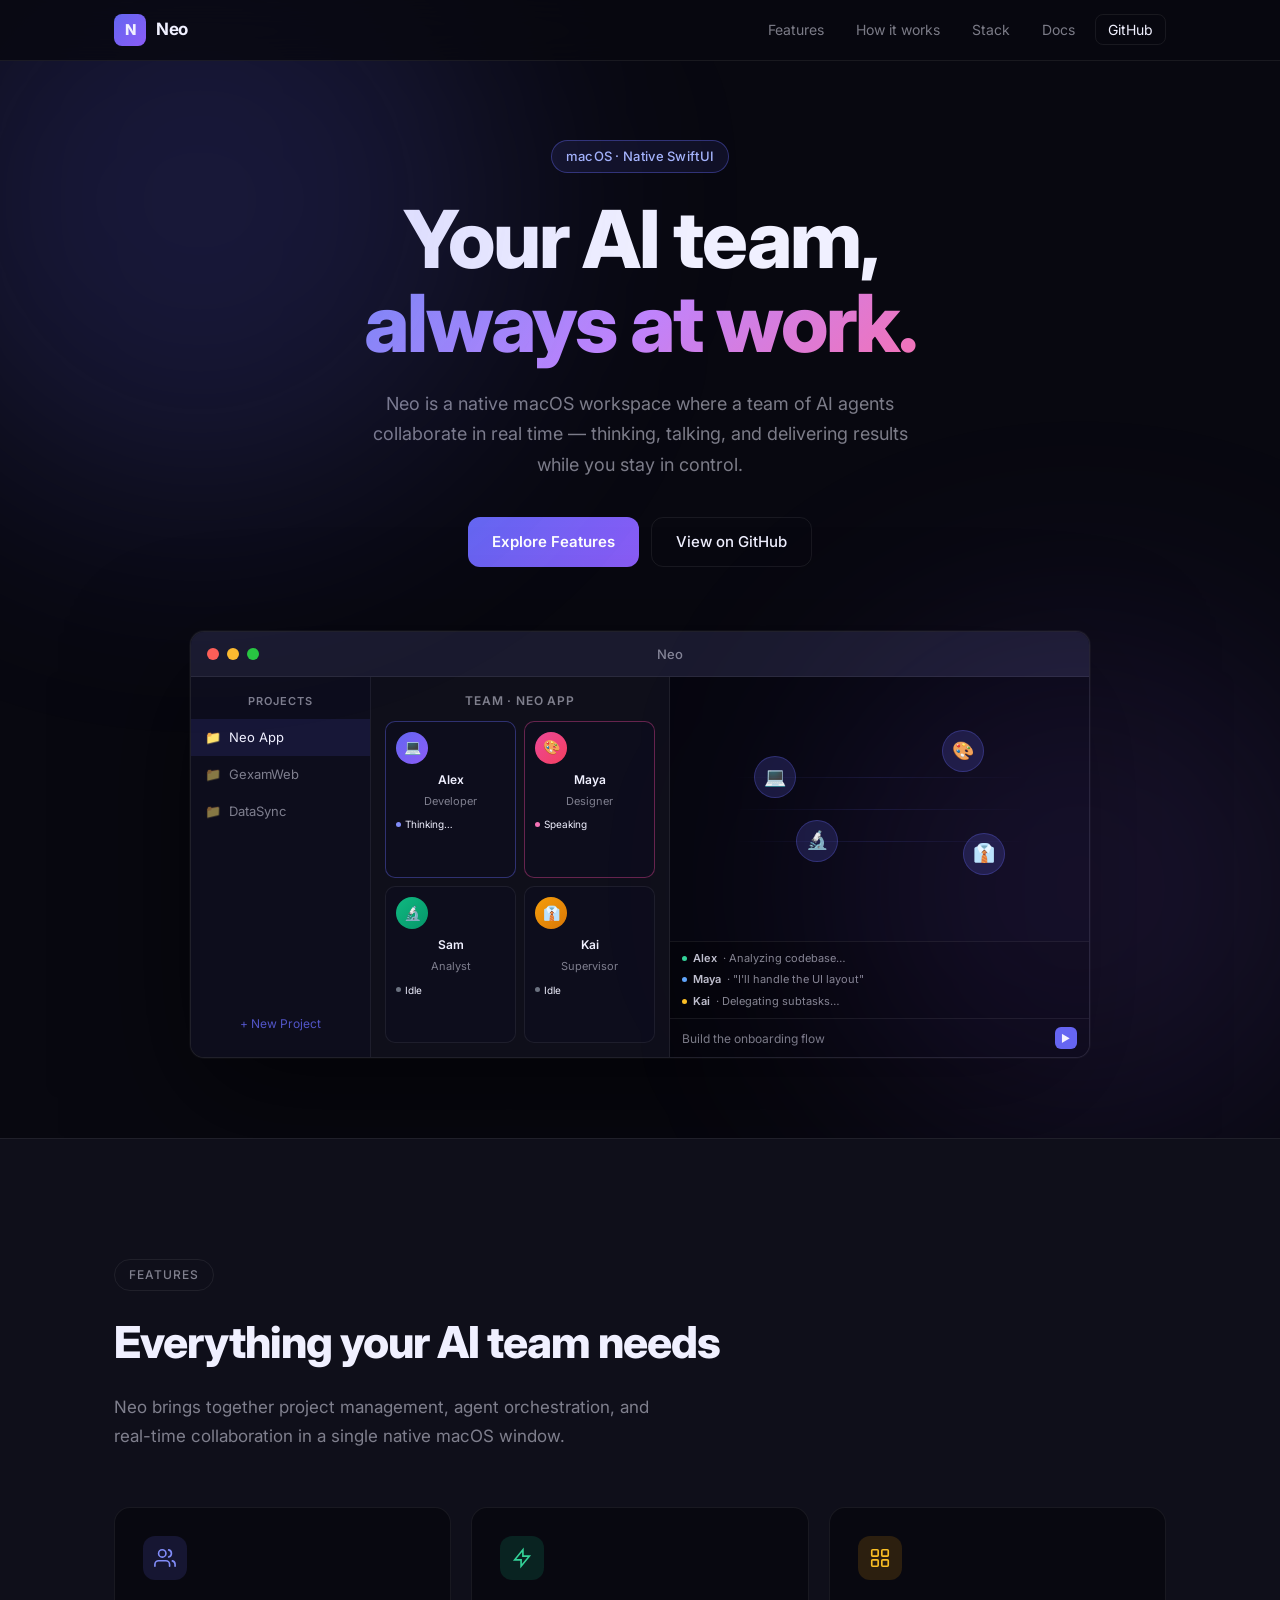
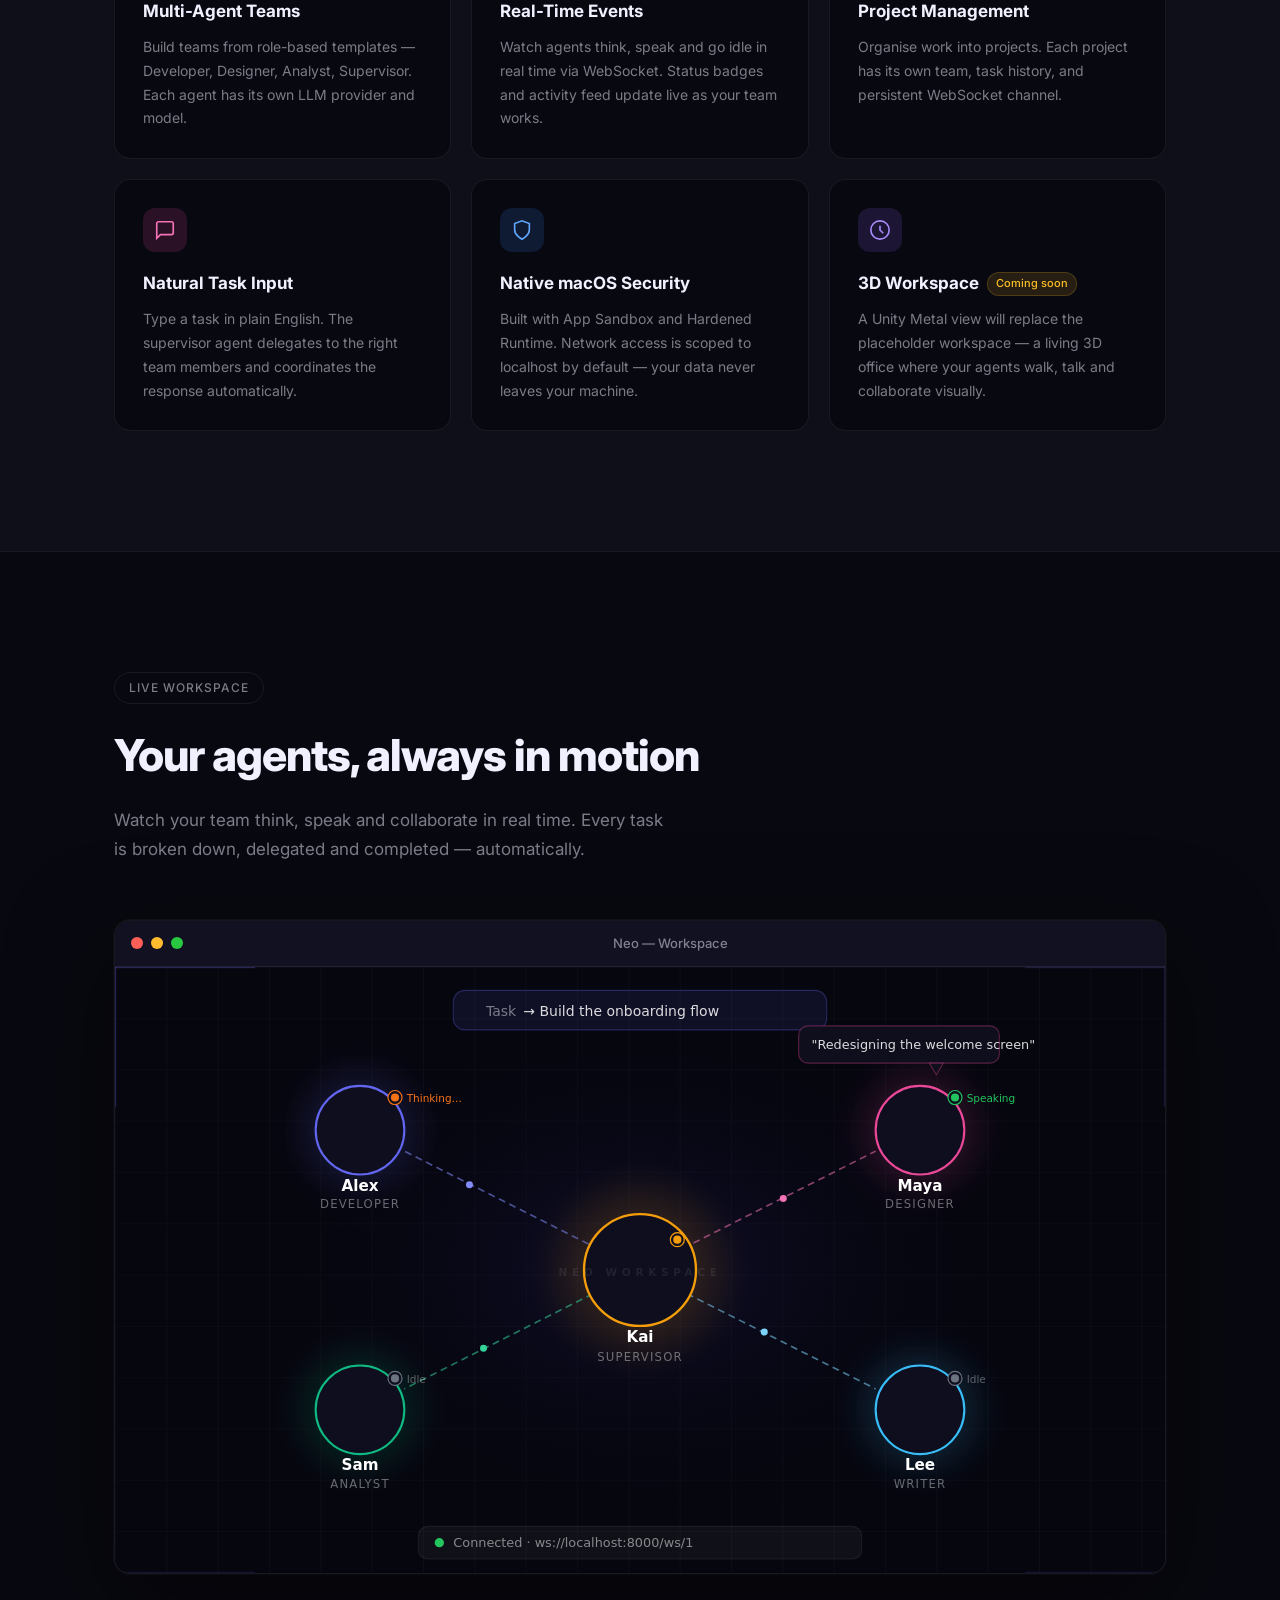
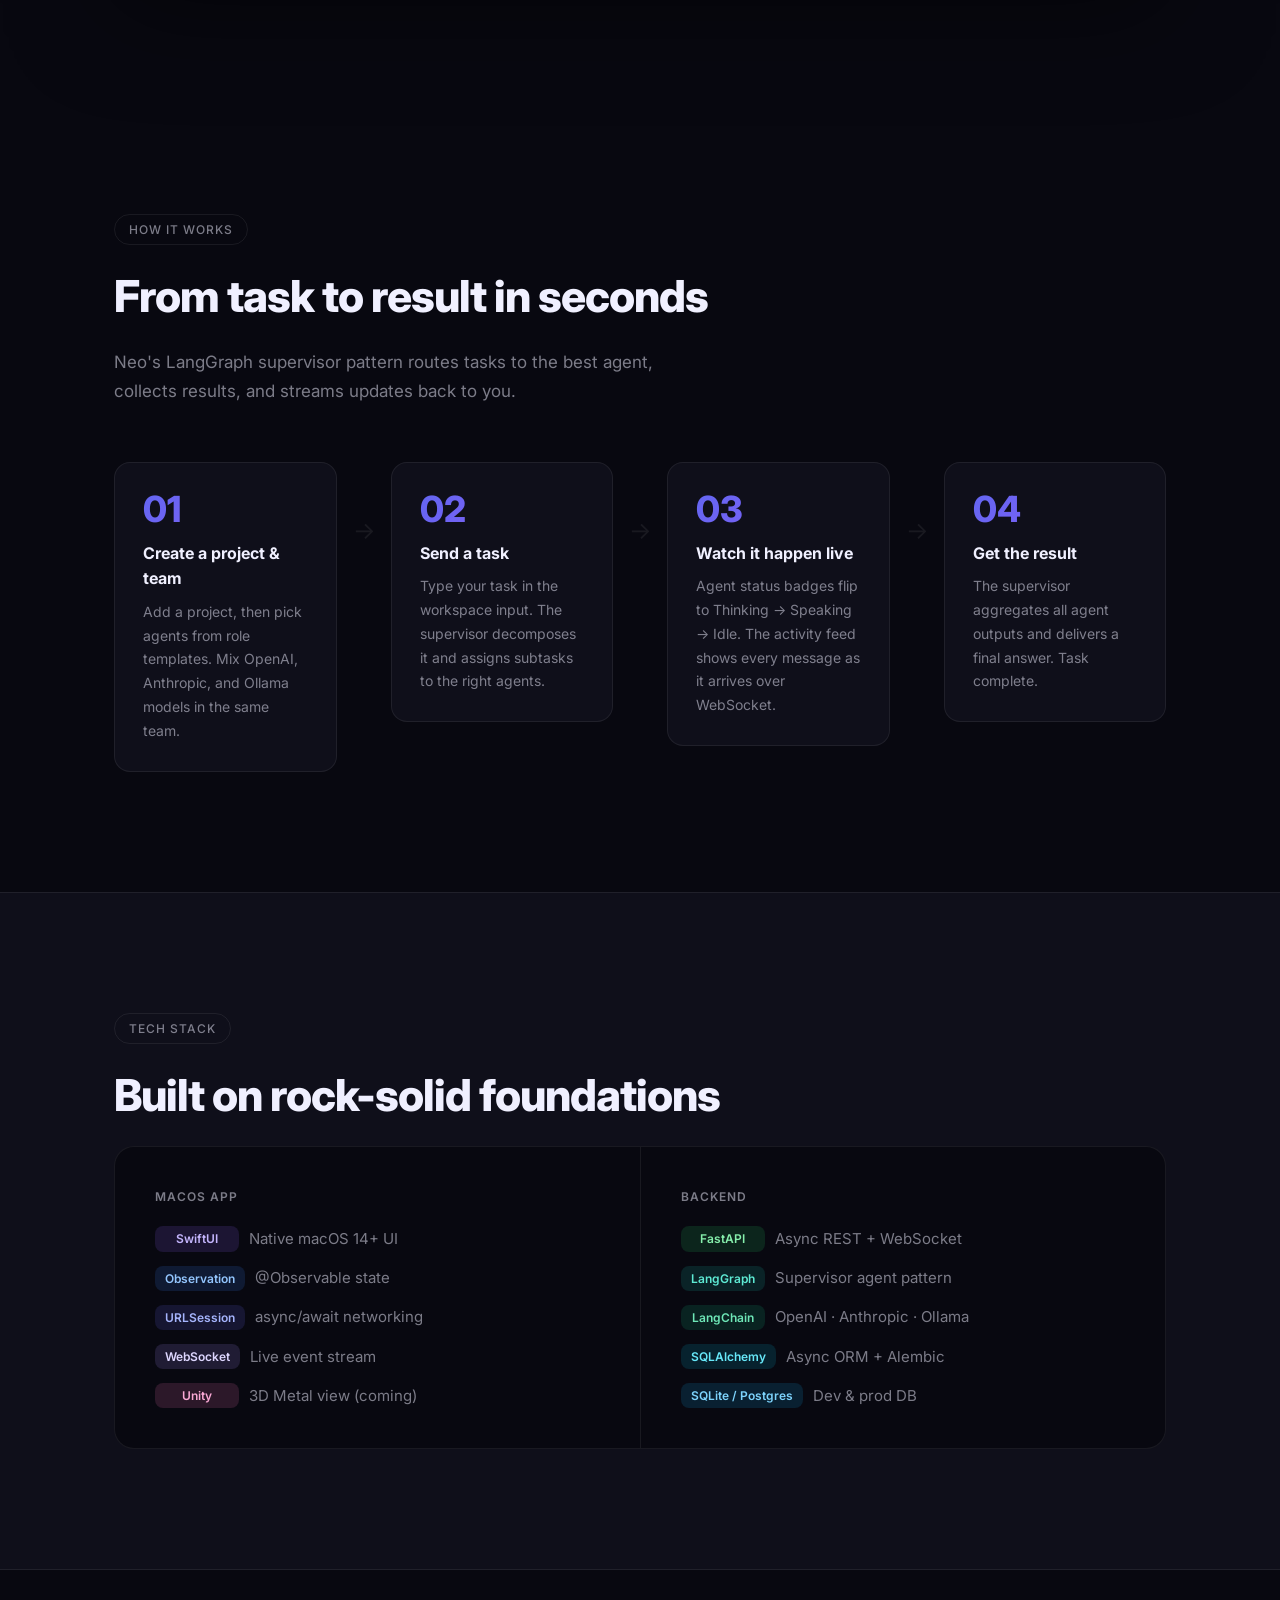
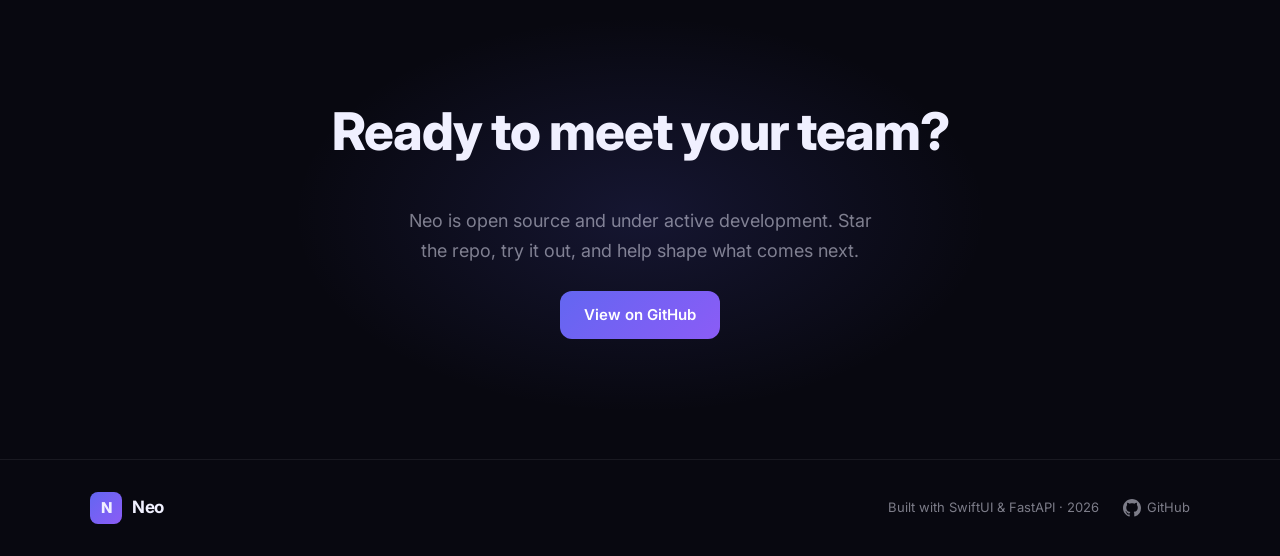
<file: index.html>
<!DOCTYPE html>
<html lang="en">
<head>
  <meta charset="UTF-8" />
  <meta name="viewport" content="width=device-width, initial-scale=1.0" />
  <title>Neo — AI Multi-Agent Workspace</title>
  <meta name="description" content="Neo is a native macOS app that puts a team of AI agents to work for you. Assign tasks, watch them think, and get results — in real time." />
  <link rel="preconnect" href="https://fonts.googleapis.com" />
  <link rel="preconnect" href="https://fonts.gstatic.com" crossorigin />
  <link href="https://fonts.googleapis.com/css2?family=Inter:wght@300;400;500;600;700;800&display=swap" rel="stylesheet" />
  <link rel="stylesheet" href="style.css" />
</head>
<body>

  <!-- NAV -->
  <nav>
    <div class="nav-inner">
      <div class="logo">
        <span class="logo-mark">N</span>
        <span class="logo-text">Neo</span>
      </div>
      <ul class="nav-links">
        <li><a href="#features">Features</a></li>
        <li><a href="#how-it-works">How it works</a></li>
        <li><a href="#stack">Stack</a></li>
        <li><a href="docs.html">Docs</a></li>
        <li><a href="https://github.com/ebegen/Neo-site" target="_blank" class="btn-ghost">GitHub</a></li>
      </ul>
    </div>
  </nav>

  <!-- HERO -->
  <section class="hero">
    <div class="hero-glow glow-1"></div>
    <div class="hero-glow glow-2"></div>
    <div class="hero-inner">
      <div class="badge">macOS · Native SwiftUI</div>
      <h1>Your AI team,<br /><span class="gradient-text">always at work.</span></h1>
      <p class="hero-sub">
        Neo is a native macOS workspace where a team of AI agents collaborate in real time —
        thinking, talking, and delivering results while you stay in control.
      </p>
      <div class="hero-cta">
        <a href="#features" class="btn-primary">Explore Features</a>
        <a href="https://github.com/ebegen/Neo-site" target="_blank" class="btn-outline">View on GitHub</a>
      </div>
      <!-- App Window Mockup -->
      <div class="window-mockup">
        <div class="window-chrome">
          <span class="dot red"></span>
          <span class="dot yellow"></span>
          <span class="dot green"></span>
          <span class="window-title">Neo</span>
        </div>
        <div class="window-body">
          <div class="sidebar">
            <div class="sidebar-title">Projects</div>
            <div class="sidebar-item active">
              <span class="folder-icon">📁</span> Neo App
            </div>
            <div class="sidebar-item">
              <span class="folder-icon">📁</span> GexamWeb
            </div>
            <div class="sidebar-item">
              <span class="folder-icon">📁</span> DataSync
            </div>
            <div class="sidebar-add">+ New Project</div>
          </div>
          <div class="team-panel">
            <div class="team-title">Team · Neo App</div>
            <div class="agent-grid">
              <div class="agent-card thinking">
                <div class="agent-avatar" style="background: linear-gradient(135deg,#6366f1,#8b5cf6)">💻</div>
                <div class="agent-name">Alex</div>
                <div class="agent-role">Developer</div>
                <div class="agent-status thinking-dot">Thinking…</div>
              </div>
              <div class="agent-card speaking">
                <div class="agent-avatar" style="background: linear-gradient(135deg,#ec4899,#f43f5e)">🎨</div>
                <div class="agent-name">Maya</div>
                <div class="agent-role">Designer</div>
                <div class="agent-status speaking-dot">Speaking</div>
              </div>
              <div class="agent-card">
                <div class="agent-avatar" style="background: linear-gradient(135deg,#10b981,#059669)">🔬</div>
                <div class="agent-name">Sam</div>
                <div class="agent-role">Analyst</div>
                <div class="agent-status idle-dot">Idle</div>
              </div>
              <div class="agent-card">
                <div class="agent-avatar" style="background: linear-gradient(135deg,#f59e0b,#d97706)">👔</div>
                <div class="agent-name">Kai</div>
                <div class="agent-role">Supervisor</div>
                <div class="agent-status idle-dot">Idle</div>
              </div>
            </div>
          </div>
          <div class="workspace-panel">
            <div class="workspace-bg">
              <div class="ws-avatar ws-a1">💻</div>
              <div class="ws-avatar ws-a2">🎨</div>
              <div class="ws-avatar ws-a3">🔬</div>
              <div class="ws-avatar ws-a4">👔</div>
              <div class="ws-lines">
                <div class="ws-line"></div>
                <div class="ws-line"></div>
                <div class="ws-line"></div>
              </div>
            </div>
            <div class="workspace-feed">
              <div class="feed-item"><span class="feed-dot green"></span><span class="feed-agent">Alex</span> · Analyzing codebase…</div>
              <div class="feed-item"><span class="feed-dot blue"></span><span class="feed-agent">Maya</span> · "I'll handle the UI layout"</div>
              <div class="feed-item"><span class="feed-dot orange"></span><span class="feed-agent">Kai</span> · Delegating subtasks…</div>
            </div>
            <div class="workspace-input">
              <span>Build the onboarding flow</span>
              <span class="send-icon">▶</span>
            </div>
          </div>
        </div>
      </div>
    </div>
  </section>

  <!-- FEATURES -->
  <section class="features" id="features">
    <div class="section-inner">
      <div class="section-badge">Features</div>
      <h2>Everything your AI team needs</h2>
      <p class="section-sub">Neo brings together project management, agent orchestration, and real-time collaboration in a single native macOS window.</p>
      <div class="features-grid">

        <div class="feature-card">
          <div class="feature-icon" style="background:rgba(99,102,241,.15);color:#818cf8">
            <svg width="22" height="22" fill="none" viewBox="0 0 24 24"><path stroke="currentColor" stroke-width="1.8" stroke-linecap="round" d="M17 21v-2a4 4 0 0 0-4-4H5a4 4 0 0 0-4 4v2M9 11a4 4 0 1 0 0-8 4 4 0 0 0 0 8ZM23 21v-2a4 4 0 0 0-3-3.87M16 3.13a4 4 0 0 1 0 7.75"/></svg>
          </div>
          <h3>Multi-Agent Teams</h3>
          <p>Build teams from role-based templates — Developer, Designer, Analyst, Supervisor. Each agent has its own LLM provider and model.</p>
        </div>

        <div class="feature-card">
          <div class="feature-icon" style="background:rgba(16,185,129,.15);color:#34d399">
            <svg width="22" height="22" fill="none" viewBox="0 0 24 24"><path stroke="currentColor" stroke-width="1.8" stroke-linecap="round" d="M13 10V3L4 14h7v7l9-11h-7z"/></svg>
          </div>
          <h3>Real-Time Events</h3>
          <p>Watch agents think, speak and go idle in real time via WebSocket. Status badges and activity feed update live as your team works.</p>
        </div>

        <div class="feature-card">
          <div class="feature-icon" style="background:rgba(245,158,11,.15);color:#fbbf24">
            <svg width="22" height="22" fill="none" viewBox="0 0 24 24"><rect x="3" y="3" width="7" height="7" rx="1" stroke="currentColor" stroke-width="1.8"/><rect x="14" y="3" width="7" height="7" rx="1" stroke="currentColor" stroke-width="1.8"/><rect x="3" y="14" width="7" height="7" rx="1" stroke="currentColor" stroke-width="1.8"/><rect x="14" y="14" width="7" height="7" rx="1" stroke="currentColor" stroke-width="1.8"/></svg>
          </div>
          <h3>Project Management</h3>
          <p>Organise work into projects. Each project has its own team, task history, and persistent WebSocket channel.</p>
        </div>

        <div class="feature-card">
          <div class="feature-icon" style="background:rgba(236,72,153,.15);color:#f472b6">
            <svg width="22" height="22" fill="none" viewBox="0 0 24 24"><path stroke="currentColor" stroke-width="1.8" stroke-linecap="round" d="M21 15a2 2 0 0 1-2 2H7l-4 4V5a2 2 0 0 1 2-2h14a2 2 0 0 1 2 2z"/></svg>
          </div>
          <h3>Natural Task Input</h3>
          <p>Type a task in plain English. The supervisor agent delegates to the right team members and coordinates the response automatically.</p>
        </div>

        <div class="feature-card">
          <div class="feature-icon" style="background:rgba(59,130,246,.15);color:#60a5fa">
            <svg width="22" height="22" fill="none" viewBox="0 0 24 24"><path stroke="currentColor" stroke-width="1.8" stroke-linecap="round" d="M12 22s8-4 8-10V5l-8-3-8 3v7c0 6 8 10 8 10z"/></svg>
          </div>
          <h3>Native macOS Security</h3>
          <p>Built with App Sandbox and Hardened Runtime. Network access is scoped to localhost by default — your data never leaves your machine.</p>
        </div>

        <div class="feature-card">
          <div class="feature-icon" style="background:rgba(139,92,246,.15);color:#a78bfa">
            <svg width="22" height="22" fill="none" viewBox="0 0 24 24"><circle cx="12" cy="12" r="10" stroke="currentColor" stroke-width="1.8"/><path stroke="currentColor" stroke-width="1.8" stroke-linecap="round" d="M12 8v4l3 3"/></svg>
          </div>
          <h3>3D Workspace <span class="coming-soon">Coming soon</span></h3>
          <p>A Unity Metal view will replace the placeholder workspace — a living 3D office where your agents walk, talk and collaborate visually.</p>
        </div>

      </div>
    </div>
  </section>

  <!-- WORKSPACE PREVIEW -->
  <section class="preview-section">
    <div class="section-inner">
      <div class="section-badge">Live Workspace</div>
      <h2>Your agents, always in motion</h2>
      <p class="section-sub">Watch your team think, speak and collaborate in real time. Every task is broken down, delegated and completed — automatically.</p>
      <div class="preview-frame">
        <div class="preview-chrome">
          <span class="dot red"></span>
          <span class="dot yellow"></span>
          <span class="dot green"></span>
          <span class="preview-title">Neo — Workspace</span>
        </div>
        <div class="preview-body">
          <img src="office.svg" alt="Neo multi-agent workspace" class="office-svg"/>
        </div>
      </div>
    </div>
  </section>

  <!-- HOW IT WORKS -->
  <section class="how-it-works" id="how-it-works">
    <div class="section-inner">
      <div class="section-badge">How it works</div>
      <h2>From task to result in seconds</h2>
      <p class="section-sub">Neo's LangGraph supervisor pattern routes tasks to the best agent, collects results, and streams updates back to you.</p>
      <div class="steps">
        <div class="step">
          <div class="step-num">01</div>
          <div class="step-content">
            <h3>Create a project &amp; team</h3>
            <p>Add a project, then pick agents from role templates. Mix OpenAI, Anthropic, and Ollama models in the same team.</p>
          </div>
        </div>
        <div class="step-arrow">→</div>
        <div class="step">
          <div class="step-num">02</div>
          <div class="step-content">
            <h3>Send a task</h3>
            <p>Type your task in the workspace input. The supervisor decomposes it and assigns subtasks to the right agents.</p>
          </div>
        </div>
        <div class="step-arrow">→</div>
        <div class="step">
          <div class="step-num">03</div>
          <div class="step-content">
            <h3>Watch it happen live</h3>
            <p>Agent status badges flip to Thinking → Speaking → Idle. The activity feed shows every message as it arrives over WebSocket.</p>
          </div>
        </div>
        <div class="step-arrow">→</div>
        <div class="step">
          <div class="step-num">04</div>
          <div class="step-content">
            <h3>Get the result</h3>
            <p>The supervisor aggregates all agent outputs and delivers a final answer. Task complete.</p>
          </div>
        </div>
      </div>
    </div>
  </section>

  <!-- STACK -->
  <section class="stack" id="stack">
    <div class="section-inner">
      <div class="section-badge">Tech stack</div>
      <h2>Built on rock-solid foundations</h2>
      <div class="stack-grid">
        <div class="stack-col">
          <div class="stack-label">macOS App</div>
          <ul>
            <li><span class="pill purple">SwiftUI</span> Native macOS 14+ UI</li>
            <li><span class="pill blue">Observation</span> @Observable state</li>
            <li><span class="pill indigo">URLSession</span> async/await networking</li>
            <li><span class="pill violet">WebSocket</span> Live event stream</li>
            <li><span class="pill pink">Unity</span> 3D Metal view (coming)</li>
          </ul>
        </div>
        <div class="stack-divider"></div>
        <div class="stack-col">
          <div class="stack-label">Backend</div>
          <ul>
            <li><span class="pill green">FastAPI</span> Async REST + WebSocket</li>
            <li><span class="pill teal">LangGraph</span> Supervisor agent pattern</li>
            <li><span class="pill emerald">LangChain</span> OpenAI · Anthropic · Ollama</li>
            <li><span class="pill cyan">SQLAlchemy</span> Async ORM + Alembic</li>
            <li><span class="pill sky">SQLite / Postgres</span> Dev &amp; prod DB</li>
          </ul>
        </div>
      </div>
    </div>
  </section>

  <!-- CTA -->
  <section class="cta-section">
    <div class="cta-glow"></div>
    <div class="section-inner cta-inner">
      <h2>Ready to meet your team?</h2>
      <p>Neo is open source and under active development. Star the repo, try it out, and help shape what comes next.</p>
      <div class="cta-buttons">
        <a href="https://github.com/ebegen/Neo-site" target="_blank" class="btn-primary">View on GitHub</a>
      </div>
    </div>
  </section>

  <!-- FOOTER -->
  <footer>
    <div class="footer-inner">
      <div class="logo">
        <span class="logo-mark">N</span>
        <span class="logo-text">Neo</span>
      </div>
      <p class="footer-copy">Built with SwiftUI &amp; FastAPI · 2026</p>
      <a href="https://github.com/ebegen/Neo-site" target="_blank" class="footer-gh">
        <svg width="18" height="18" fill="currentColor" viewBox="0 0 24 24"><path d="M12 0C5.37 0 0 5.37 0 12c0 5.31 3.435 9.795 8.205 11.385.6.105.825-.255.825-.57 0-.285-.015-1.23-.015-2.235-3.015.555-3.795-.735-4.035-1.41-.135-.345-.72-1.41-1.23-1.695-.42-.225-1.02-.78-.015-.795.945-.015 1.62.87 1.845 1.23 1.08 1.815 2.805 1.305 3.495.99.105-.78.42-1.305.765-1.605-2.67-.3-5.46-1.335-5.46-5.925 0-1.305.465-2.385 1.23-3.225-.12-.3-.54-1.53.12-3.18 0 0 1.005-.315 3.3 1.23.96-.27 1.98-.405 3-.405s2.04.135 3 .405c2.295-1.56 3.3-1.23 3.3-1.23.66 1.65.24 2.88.12 3.18.765.84 1.23 1.905 1.23 3.225 0 4.605-2.805 5.625-5.475 5.925.435.375.81 1.095.81 2.22 0 1.605-.015 2.895-.015 3.3 0 .315.225.69.825.57A12.02 12.02 0 0 0 24 12c0-6.63-5.37-12-12-12z"/></svg>
        GitHub
      </a>
    </div>
  </footer>

</body>
</html>
</file>
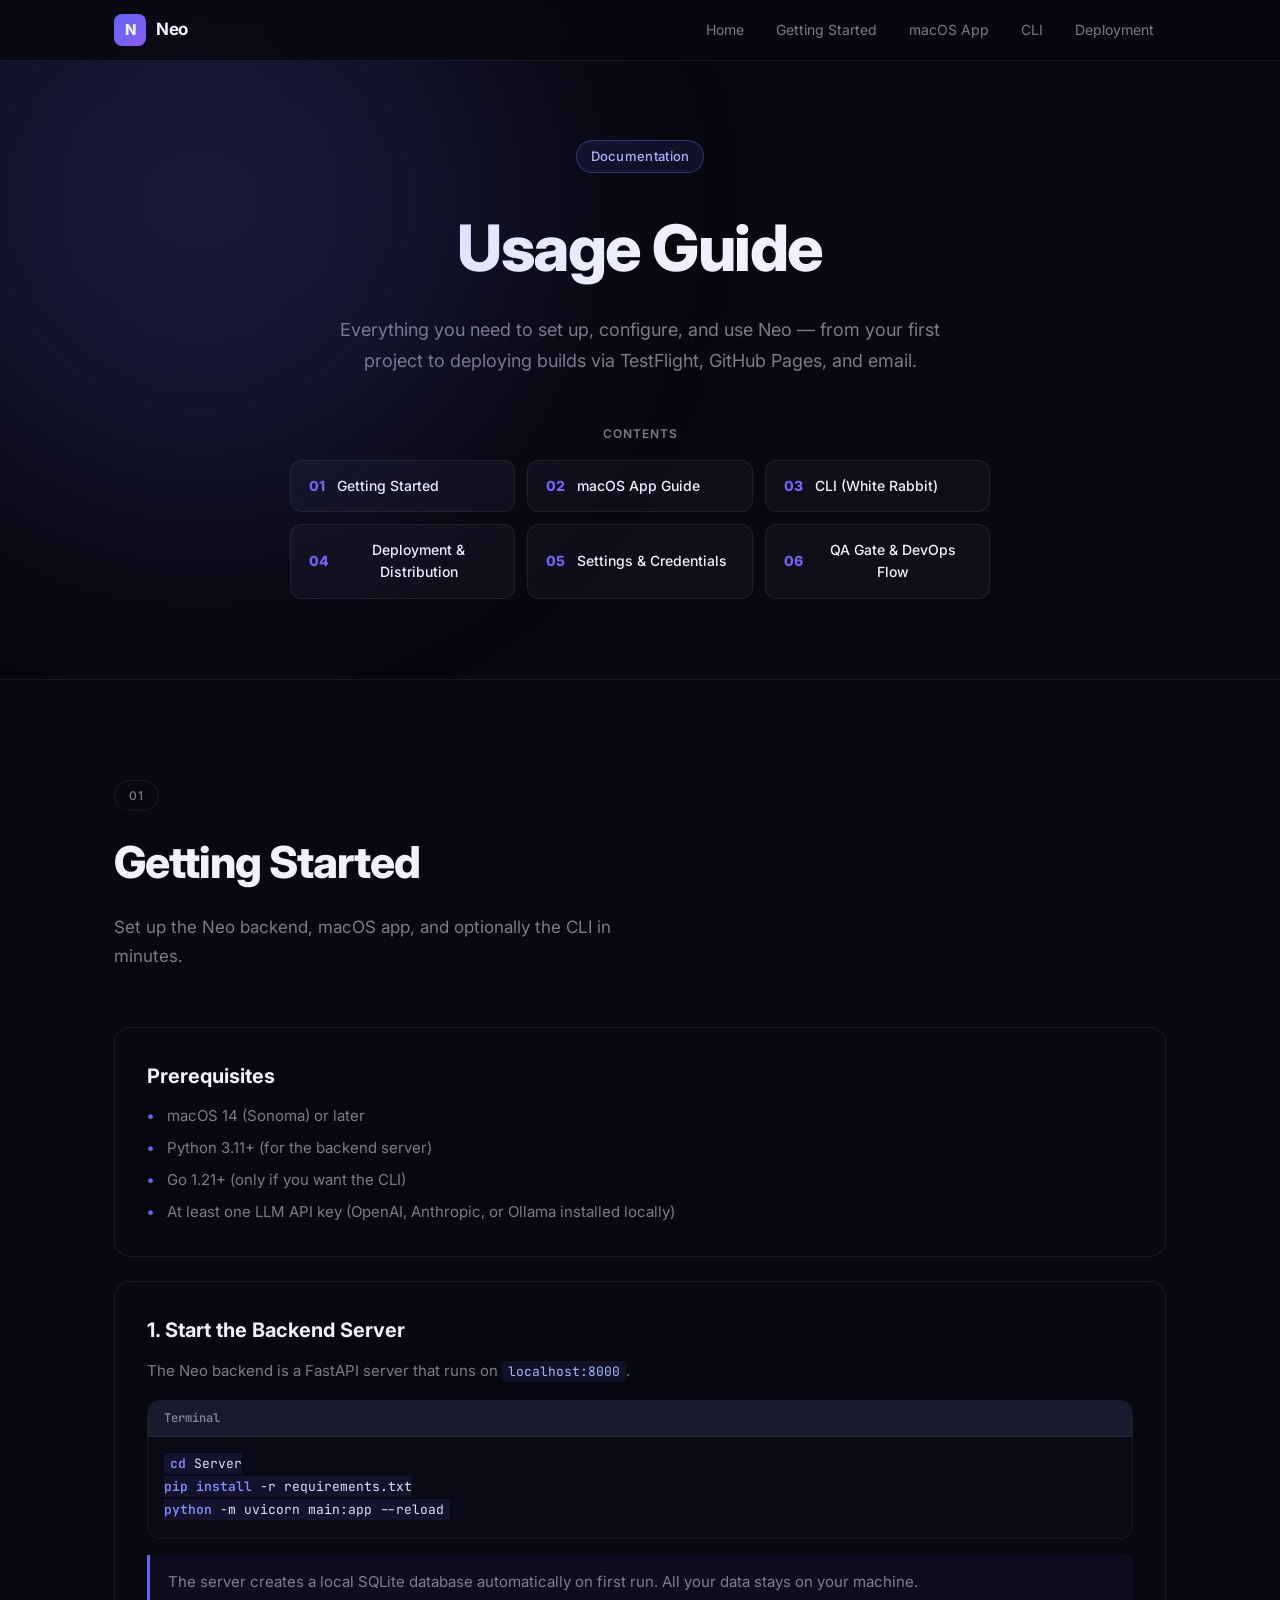
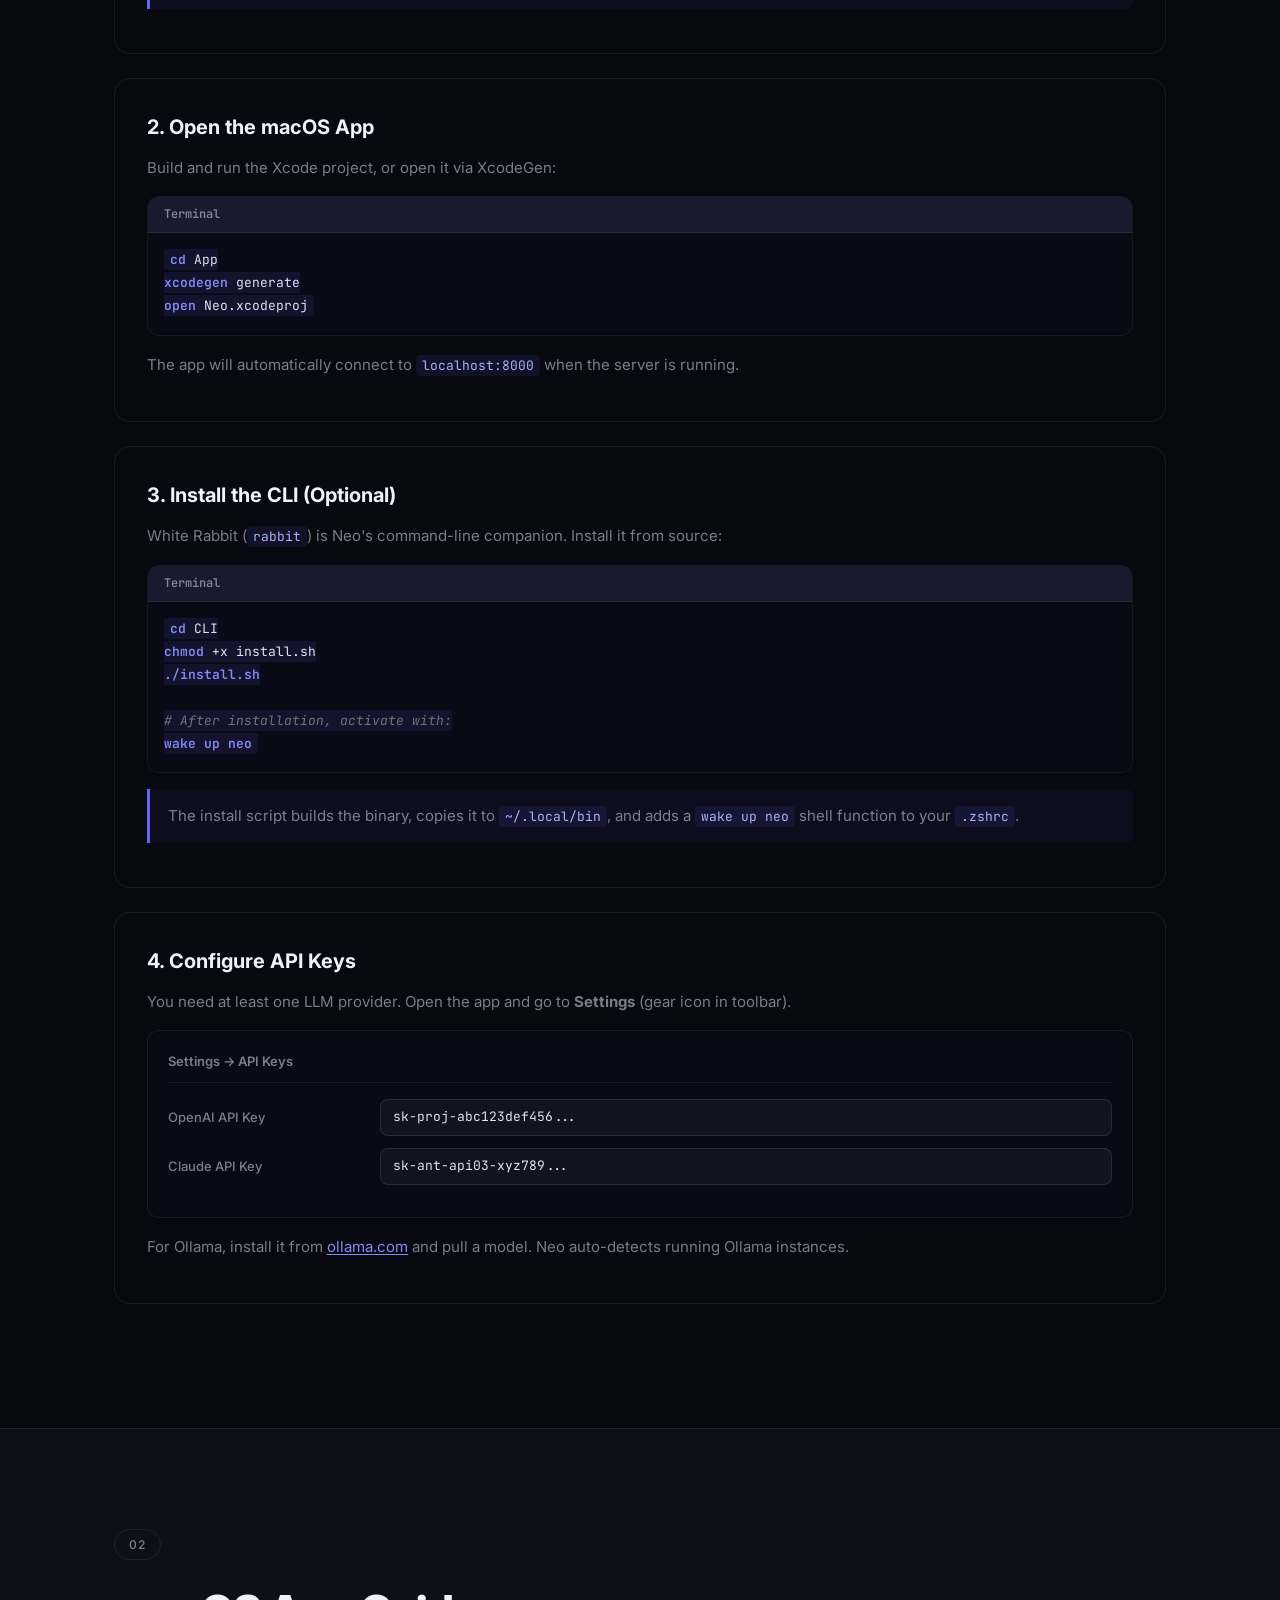
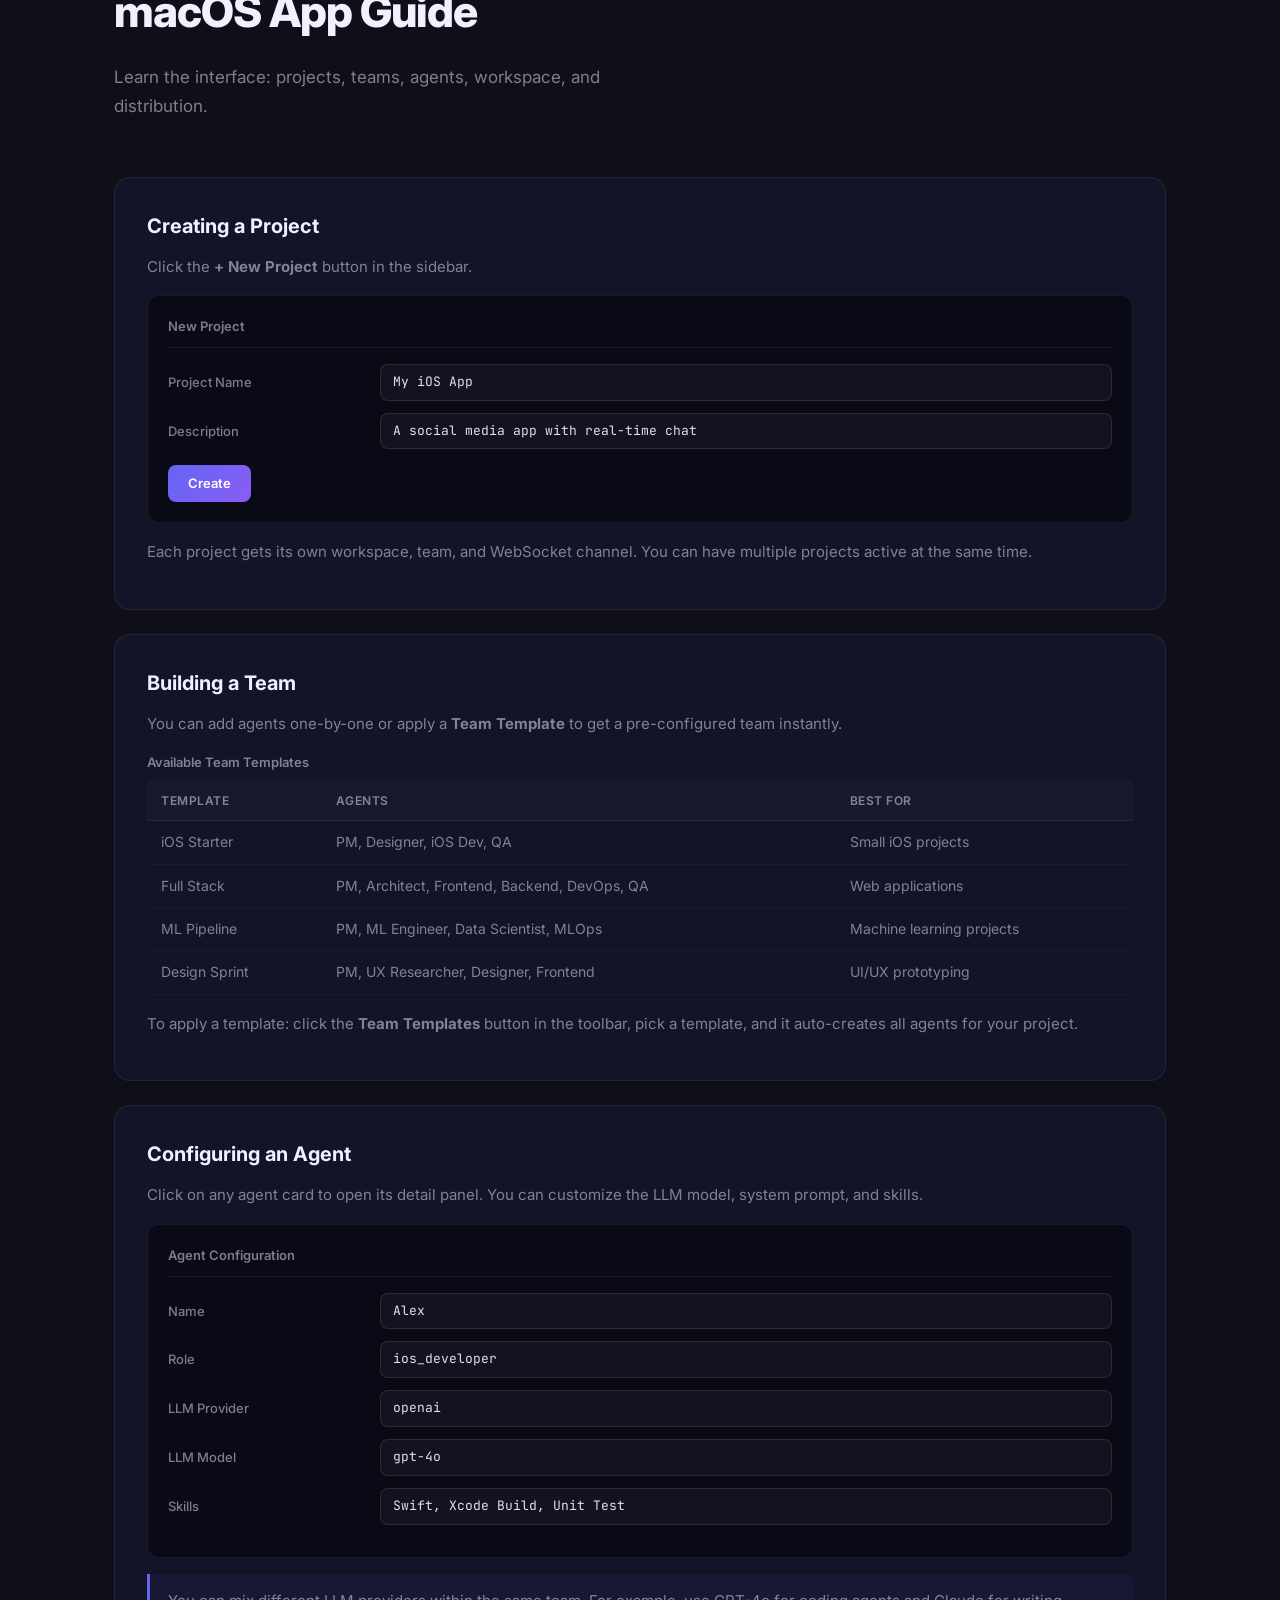
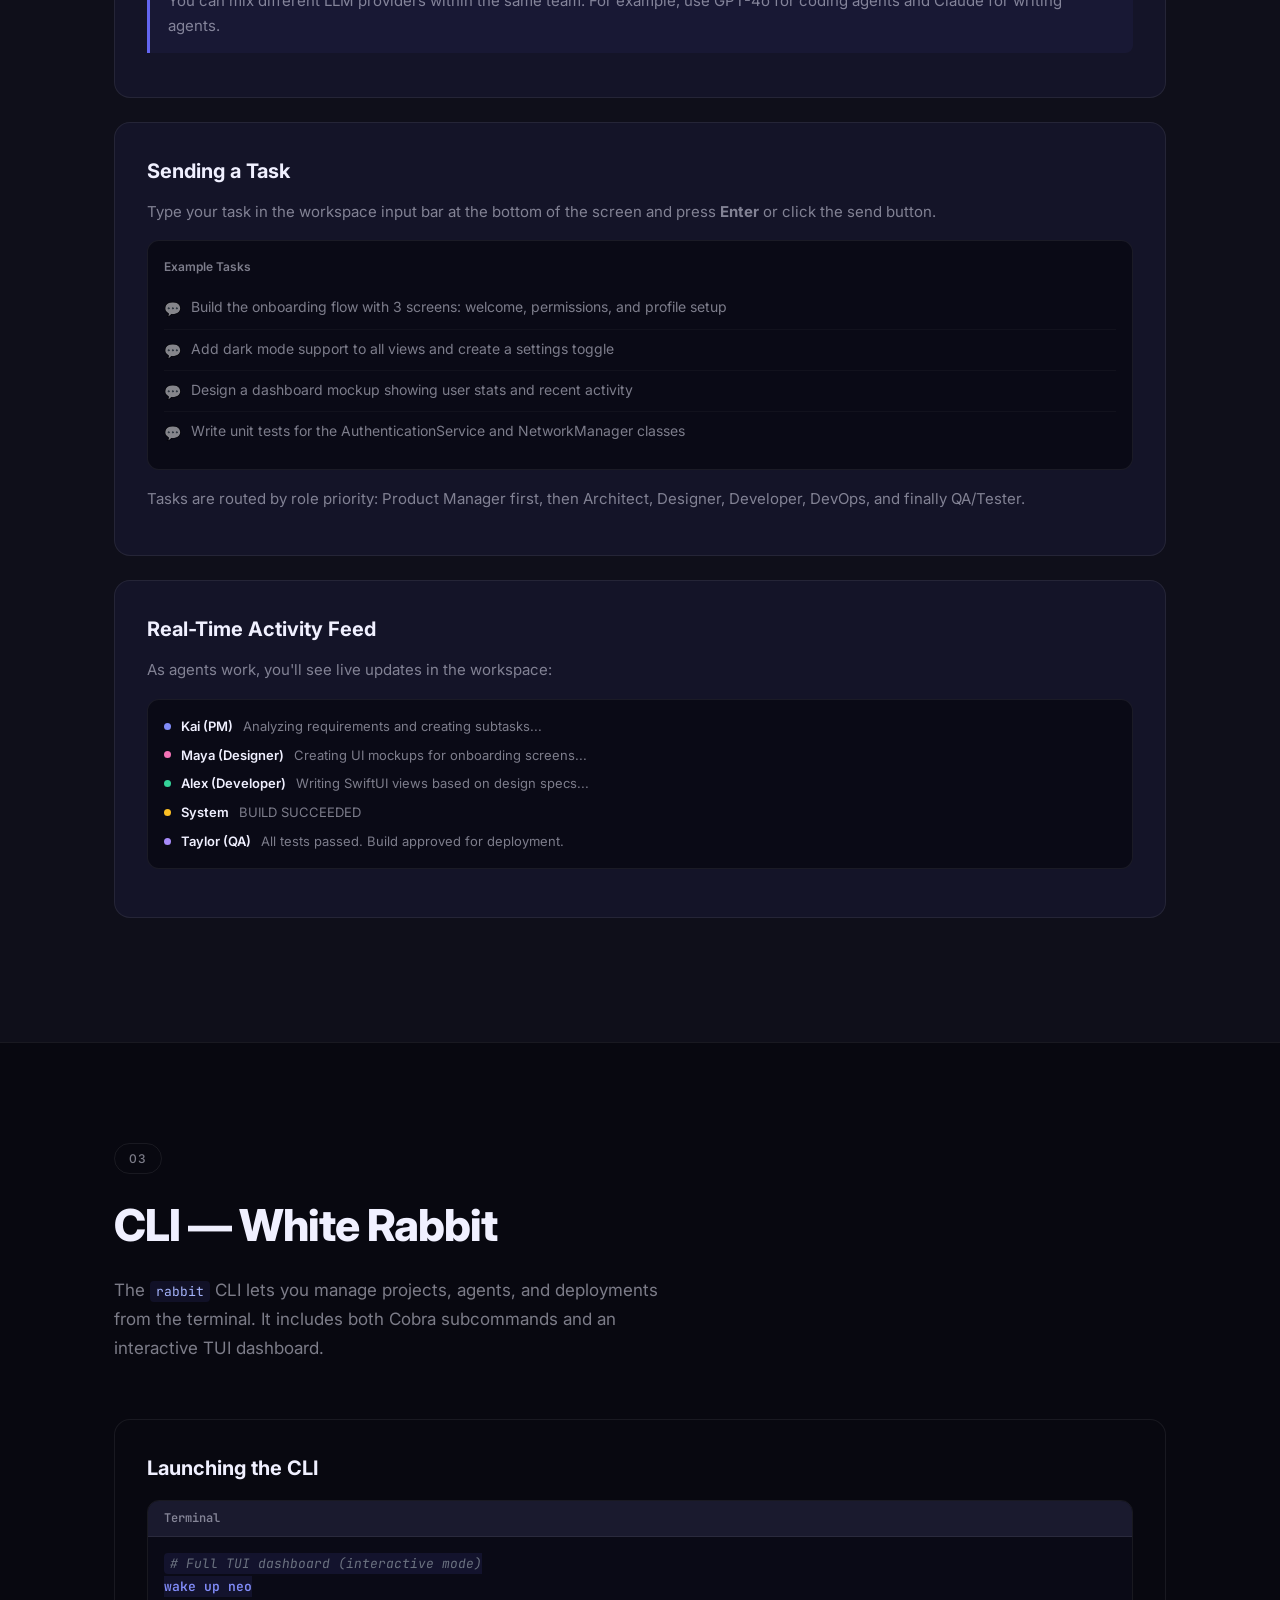
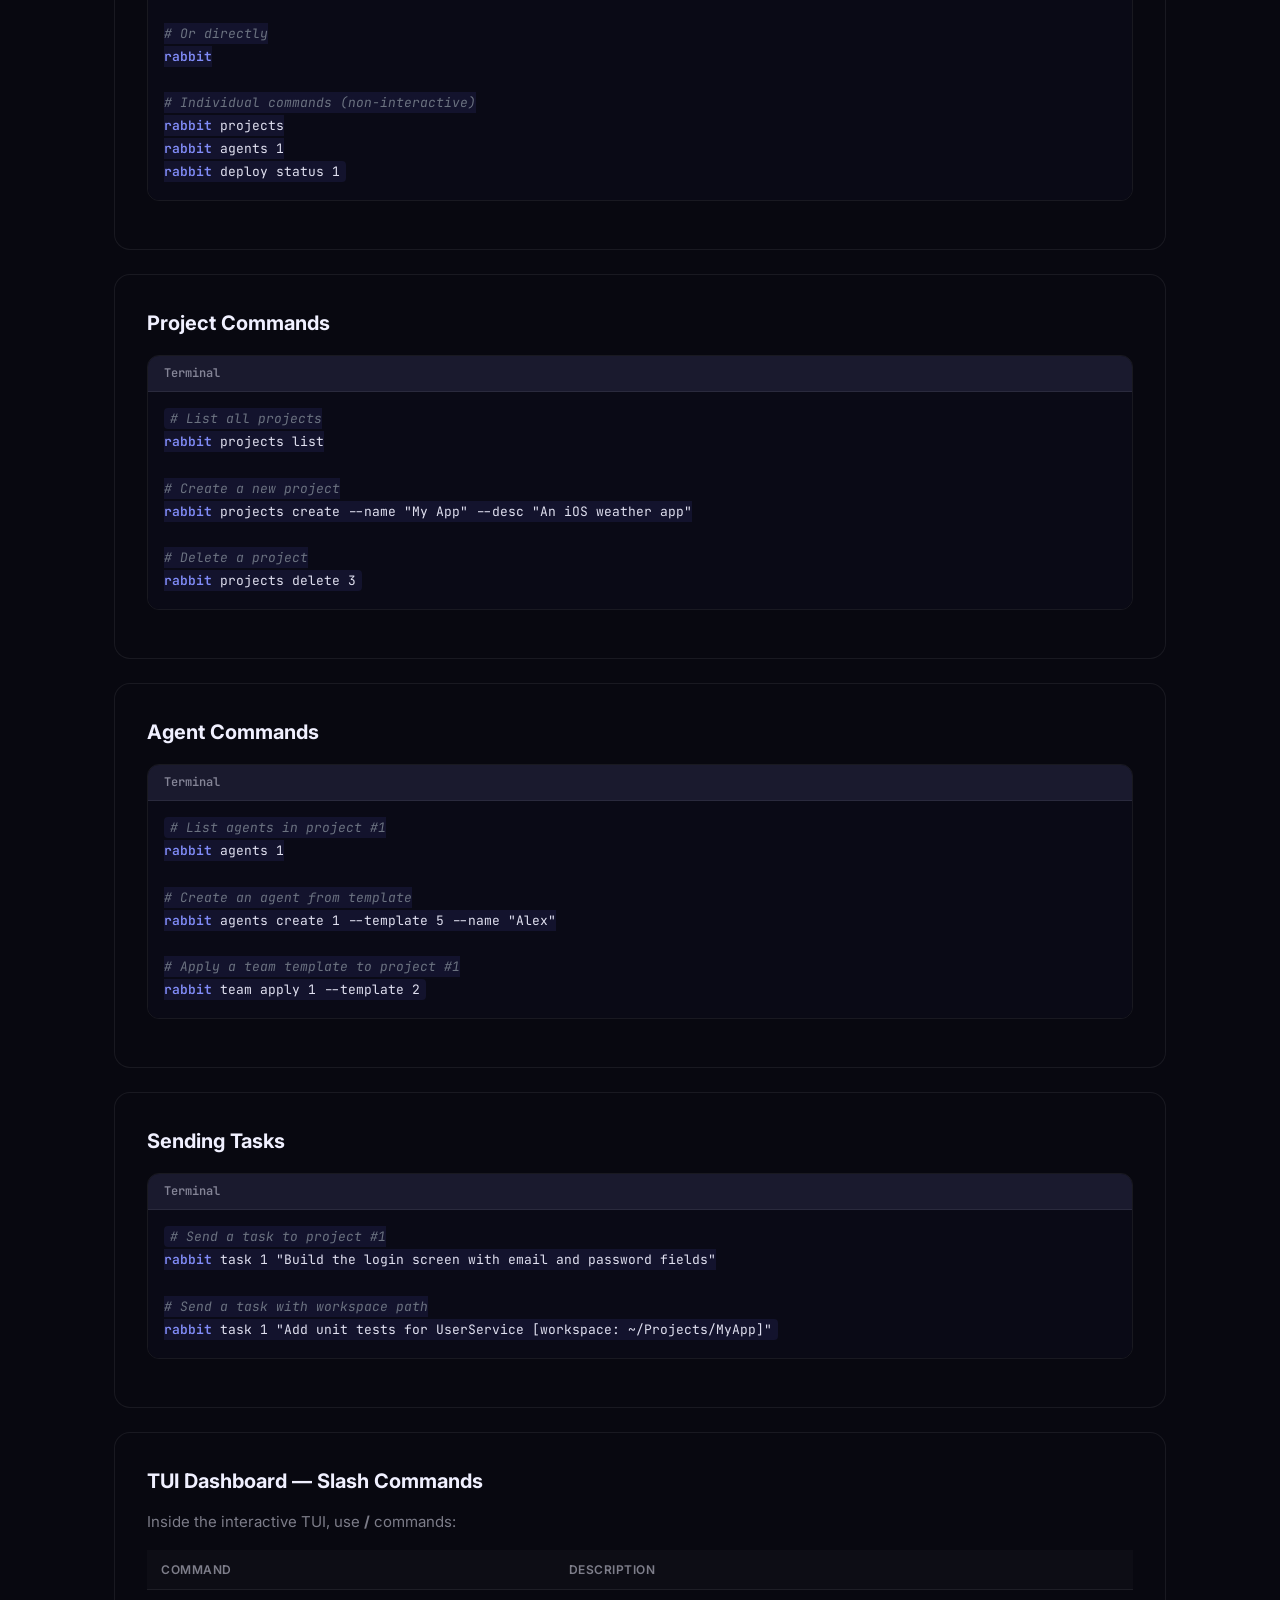
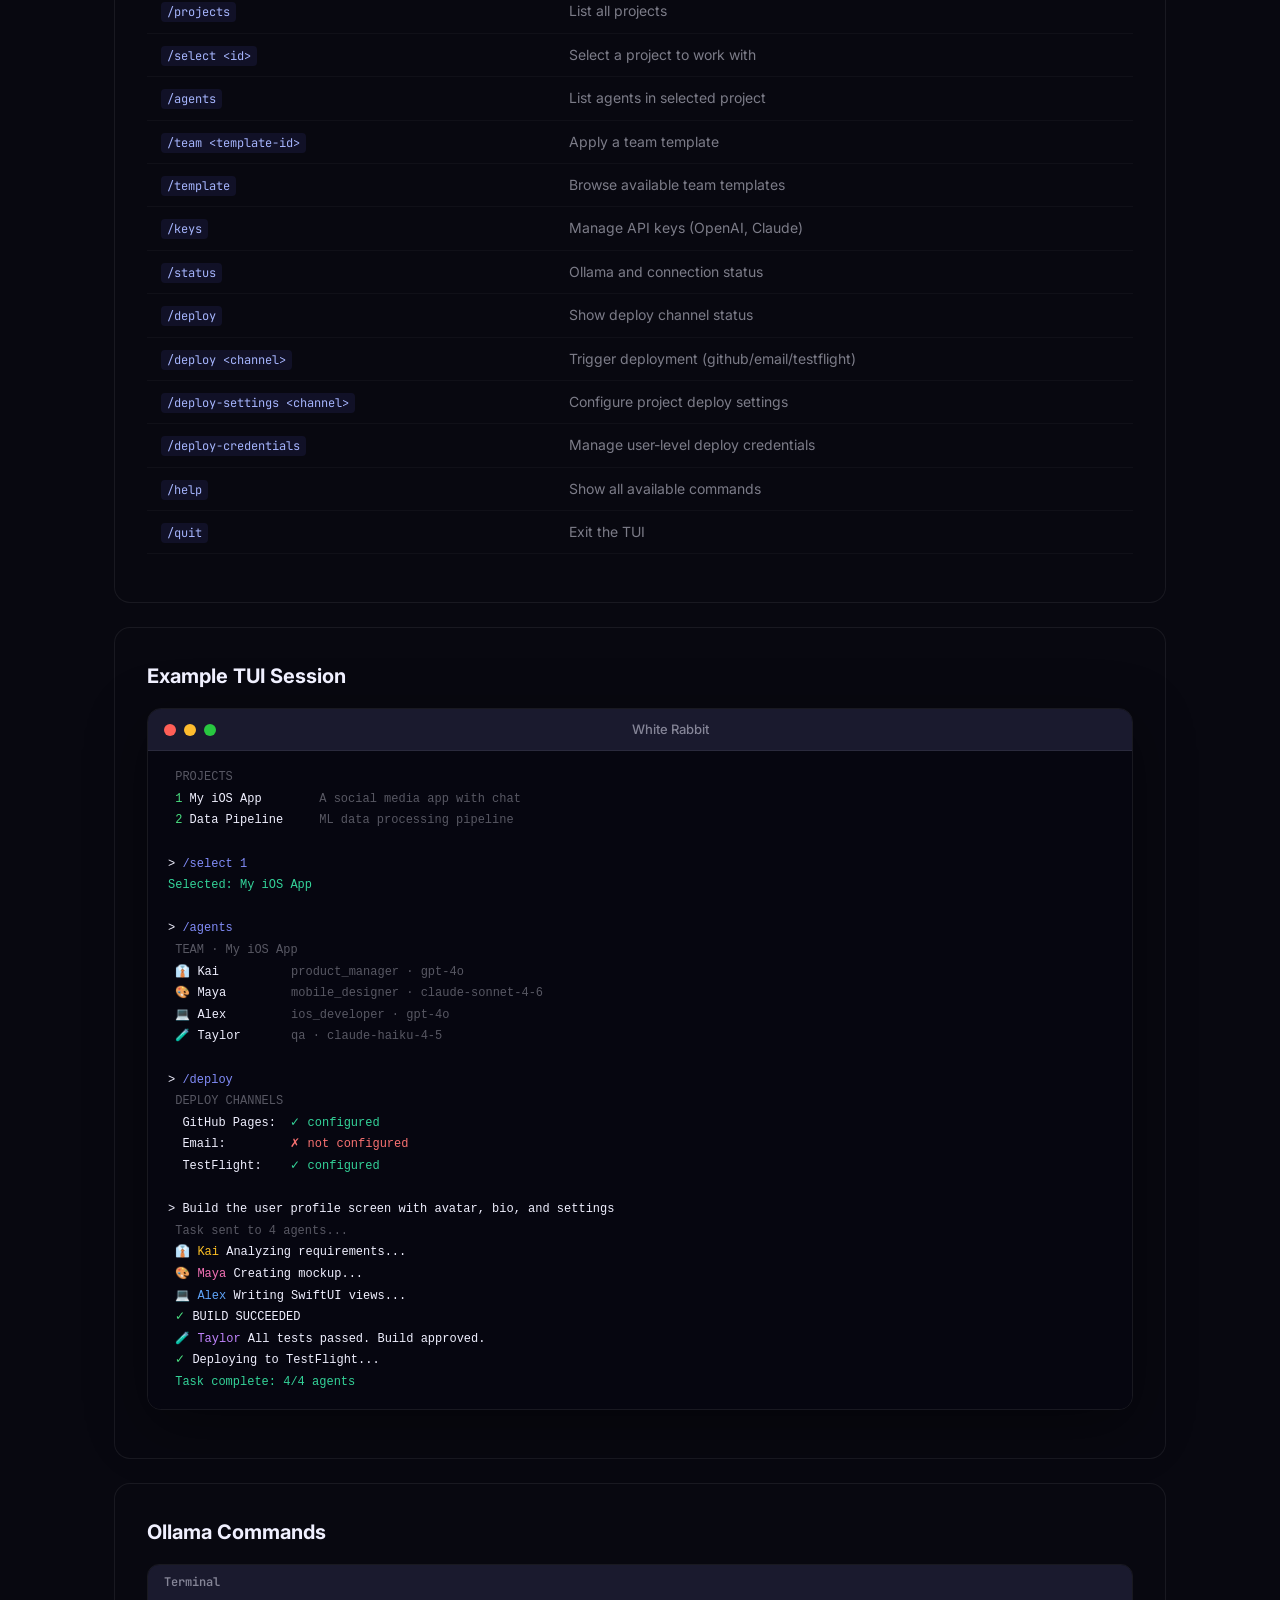
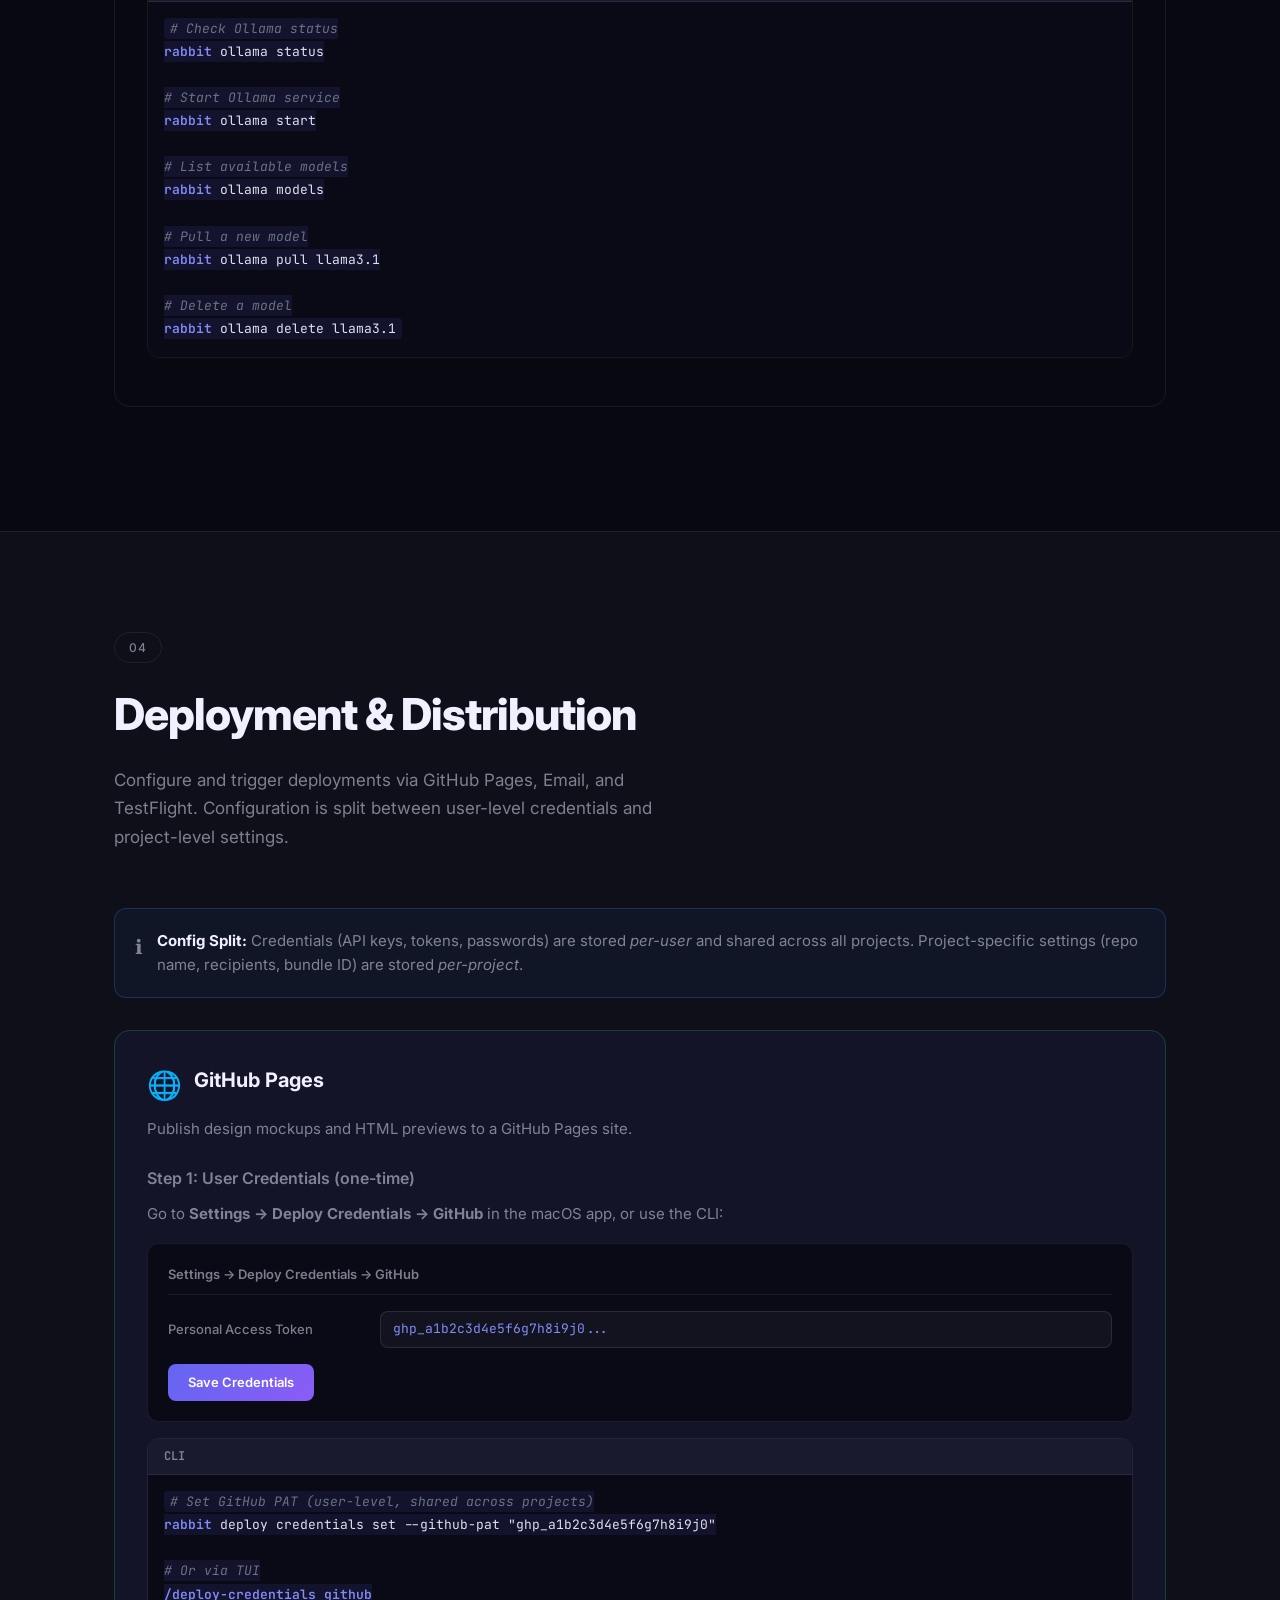
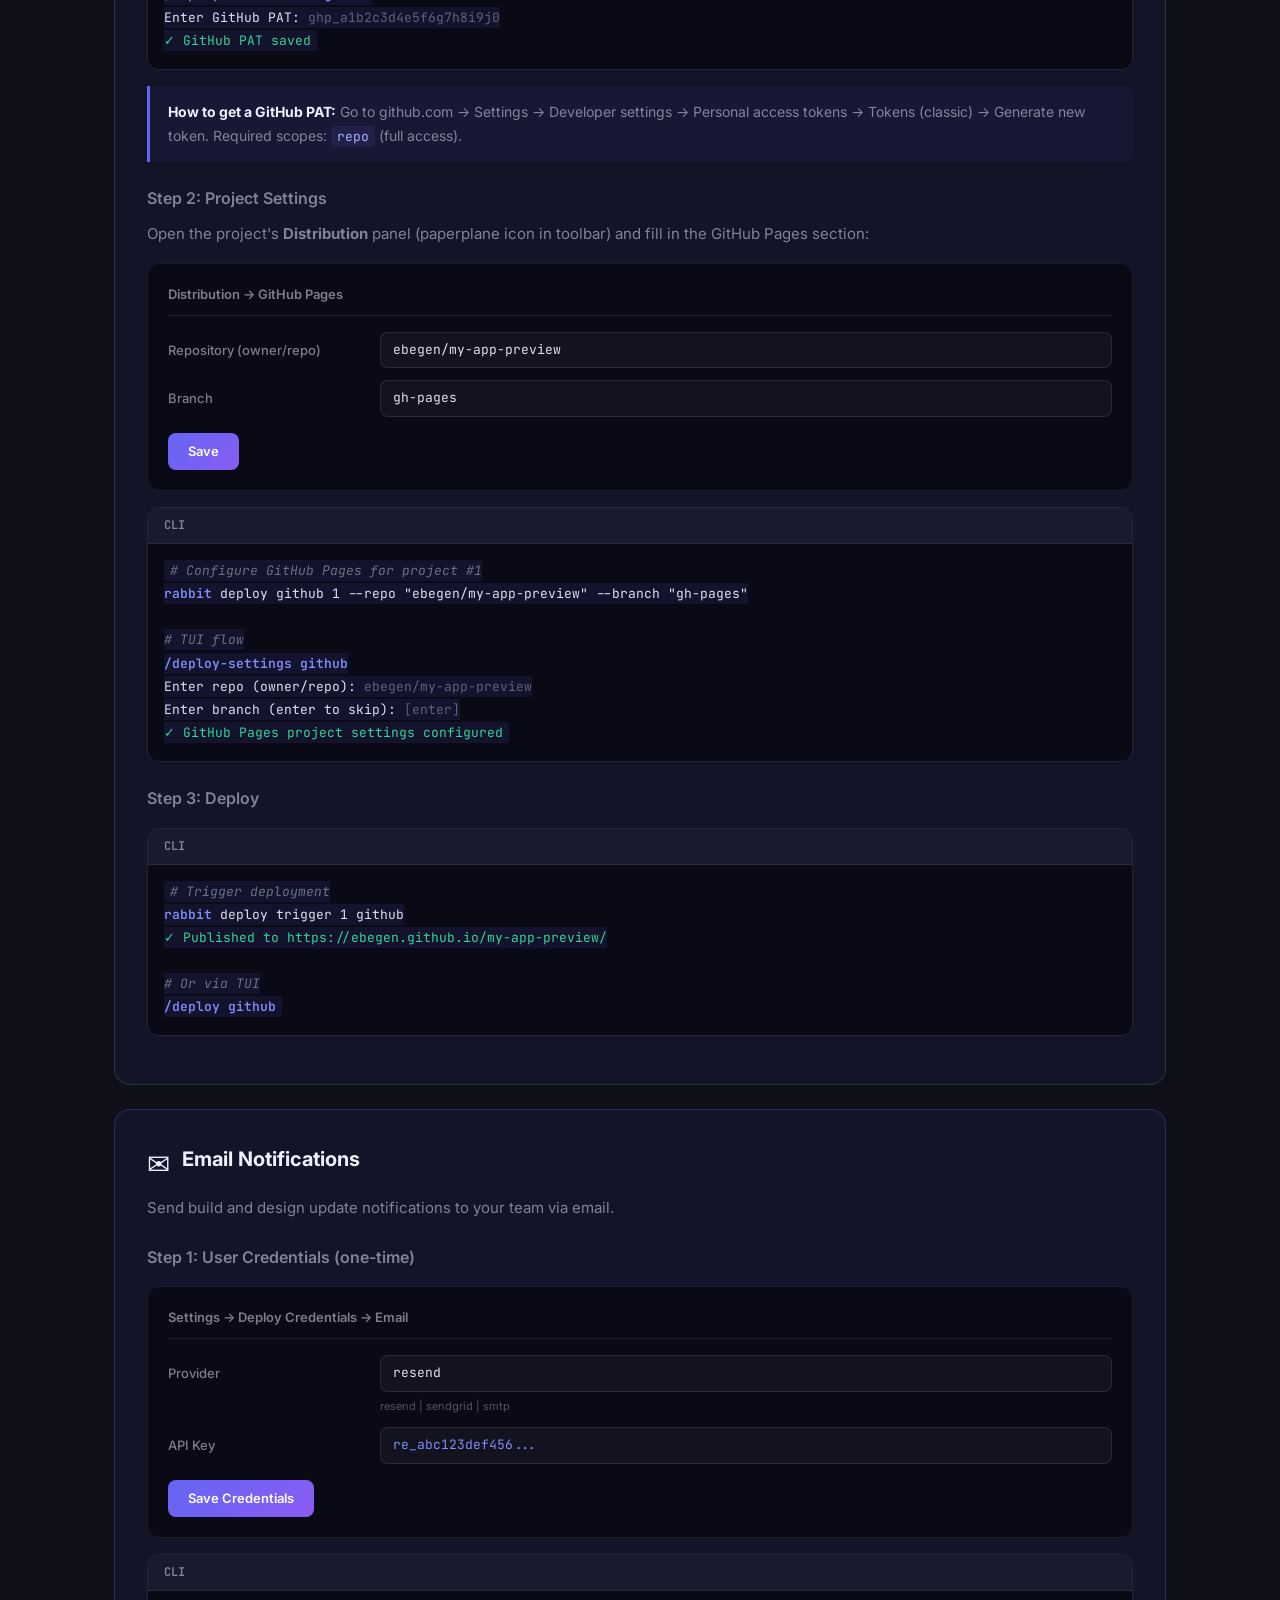
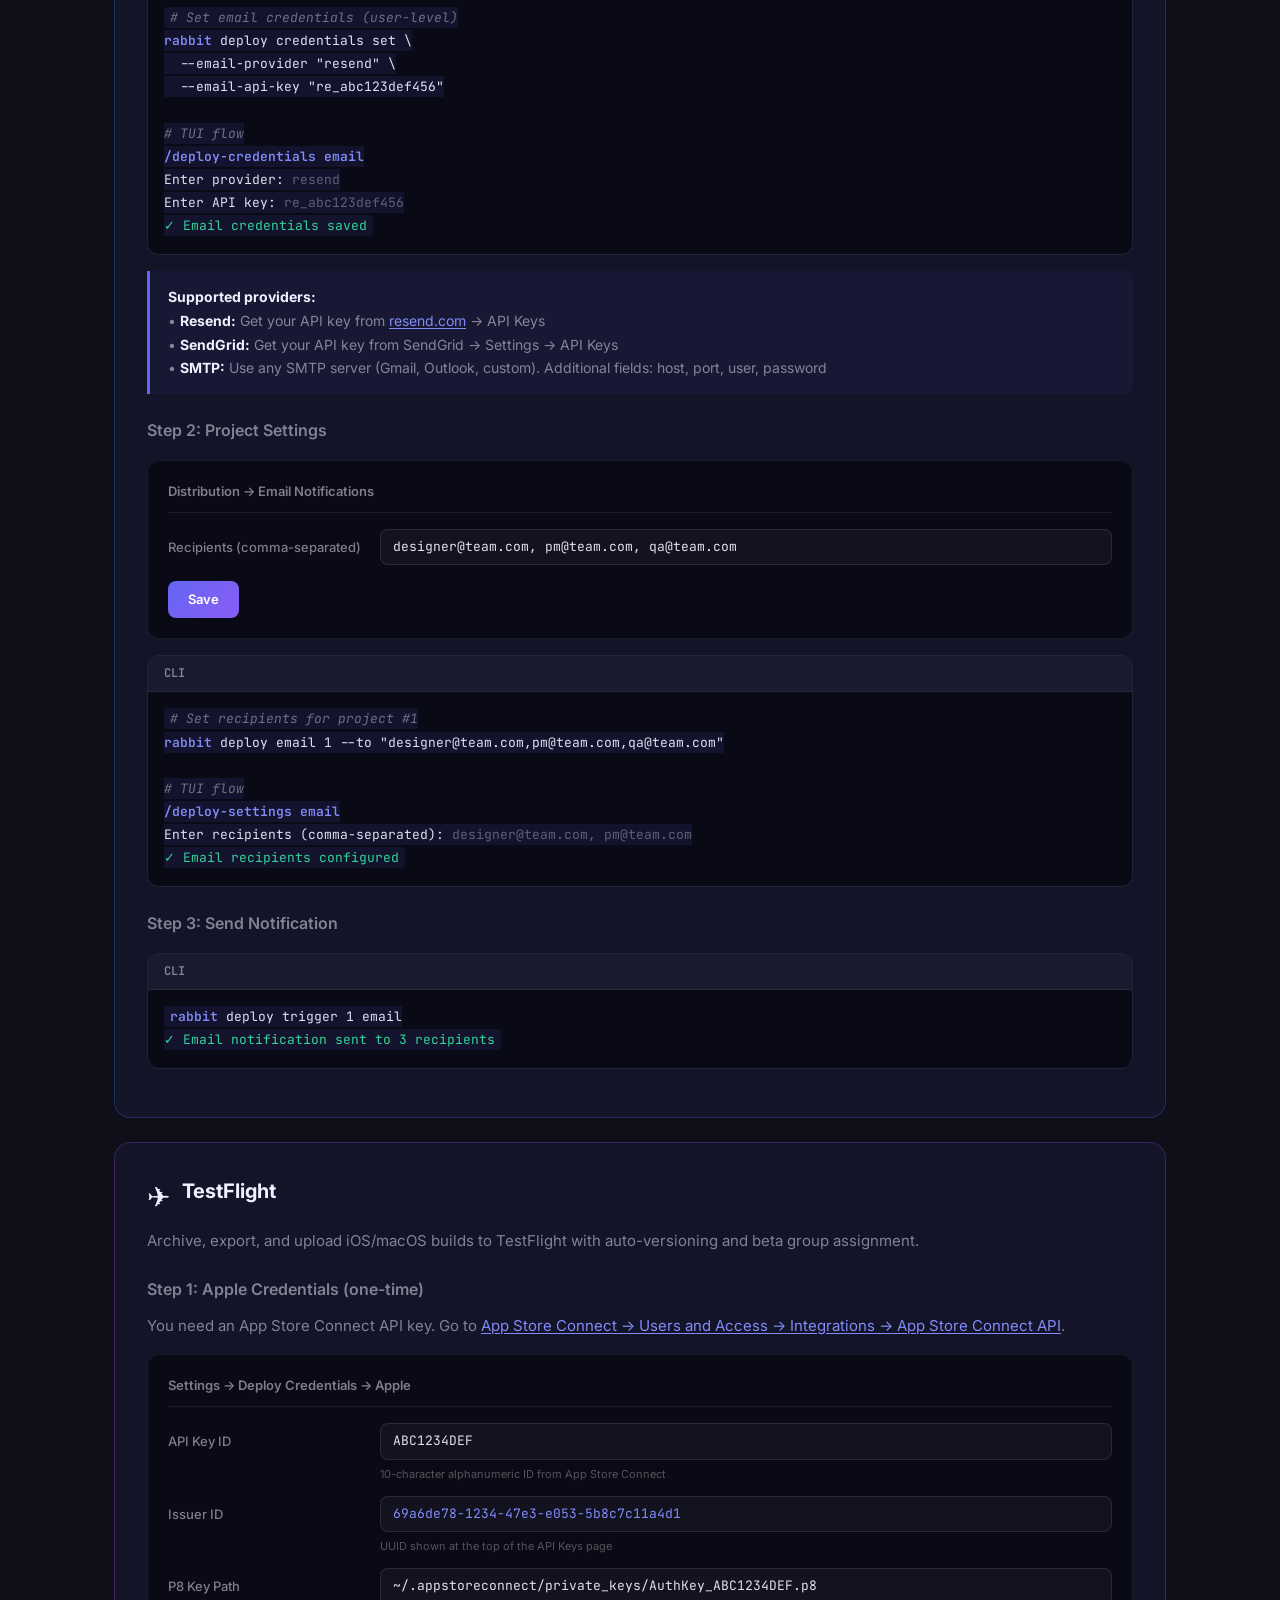
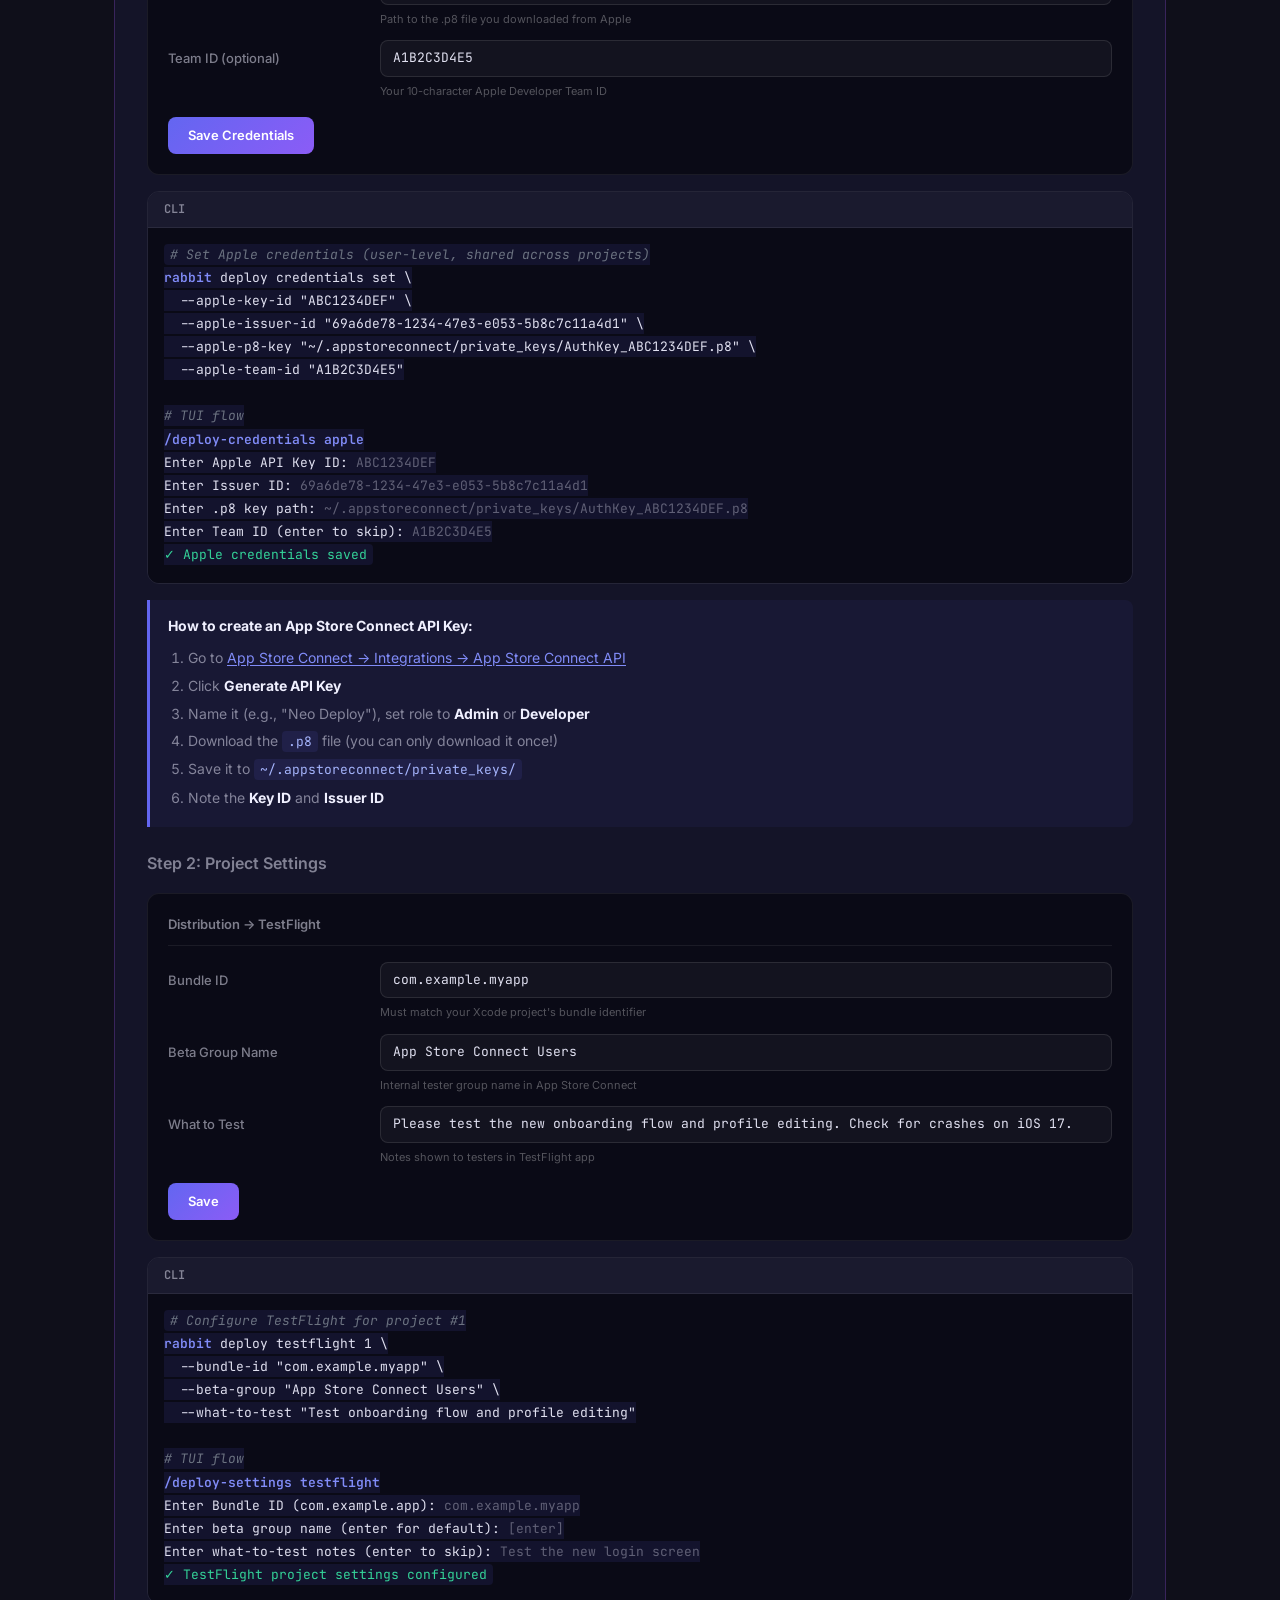
<file: docs.html>
<!DOCTYPE html>
<html lang="en">
<head>
  <meta charset="UTF-8" />
  <meta name="viewport" content="width=device-width, initial-scale=1.0" />
  <title>Neo — Documentation</title>
  <meta name="description" content="Complete usage guide for Neo macOS App and White Rabbit CLI. Setup, configuration, deployment, and examples." />
  <link rel="preconnect" href="https://fonts.googleapis.com" />
  <link rel="preconnect" href="https://fonts.gstatic.com" crossorigin />
  <link href="https://fonts.googleapis.com/css2?family=Inter:wght@300;400;500;600;700;800&family=JetBrains+Mono:wght@400;500;600&display=swap" rel="stylesheet" />
  <link rel="stylesheet" href="style.css" />
  <link rel="stylesheet" href="docs.css" />
</head>
<body>

  <!-- NAV -->
  <nav>
    <div class="nav-inner">
      <div class="logo">
        <a href="index.html" style="display:flex;align-items:center;gap:10px;text-decoration:none;color:inherit">
          <span class="logo-mark">N</span>
          <span class="logo-text">Neo</span>
        </a>
      </div>
      <ul class="nav-links">
        <li><a href="index.html">Home</a></li>
        <li><a href="#getting-started">Getting Started</a></li>
        <li><a href="#macos-app">macOS App</a></li>
        <li><a href="#cli">CLI</a></li>
        <li><a href="#deployment">Deployment</a></li>
      </ul>
    </div>
  </nav>

  <!-- HERO -->
  <section class="docs-hero">
    <div class="hero-glow glow-1"></div>
    <div class="section-inner">
      <div class="badge">Documentation</div>
      <h1>Usage Guide</h1>
      <p class="hero-sub">
        Everything you need to set up, configure, and use Neo — from your first project to deploying builds via TestFlight, GitHub Pages, and email.
      </p>
      <div class="docs-toc">
        <div class="toc-title">Contents</div>
        <div class="toc-grid">
          <a href="#getting-started" class="toc-item">
            <span class="toc-num">01</span>
            <span class="toc-label">Getting Started</span>
          </a>
          <a href="#macos-app" class="toc-item">
            <span class="toc-num">02</span>
            <span class="toc-label">macOS App Guide</span>
          </a>
          <a href="#cli" class="toc-item">
            <span class="toc-num">03</span>
            <span class="toc-label">CLI (White Rabbit)</span>
          </a>
          <a href="#deployment" class="toc-item">
            <span class="toc-num">04</span>
            <span class="toc-label">Deployment & Distribution</span>
          </a>
          <a href="#settings" class="toc-item">
            <span class="toc-num">05</span>
            <span class="toc-label">Settings & Credentials</span>
          </a>
          <a href="#qa-gate" class="toc-item">
            <span class="toc-num">06</span>
            <span class="toc-label">QA Gate & DevOps Flow</span>
          </a>
        </div>
      </div>
    </div>
  </section>

  <!-- ══════════════════════════════════════════════════════════════════════ -->
  <!-- GETTING STARTED -->
  <!-- ══════════════════════════════════════════════════════════════════════ -->
  <section class="docs-section" id="getting-started">
    <div class="section-inner">
      <div class="section-badge">01</div>
      <h2>Getting Started</h2>
      <p class="section-sub">Set up the Neo backend, macOS app, and optionally the CLI in minutes.</p>

      <div class="docs-card">
        <h3>Prerequisites</h3>
        <ul class="docs-list">
          <li>macOS 14 (Sonoma) or later</li>
          <li>Python 3.11+ (for the backend server)</li>
          <li>Go 1.21+ (only if you want the CLI)</li>
          <li>At least one LLM API key (OpenAI, Anthropic, or Ollama installed locally)</li>
        </ul>
      </div>

      <div class="docs-card">
        <h3>1. Start the Backend Server</h3>
        <p>The Neo backend is a FastAPI server that runs on <code>localhost:8000</code>.</p>
        <div class="code-block">
          <div class="code-header">Terminal</div>
<pre><code><span class="cmd">cd</span> Server
<span class="cmd">pip install</span> -r requirements.txt
<span class="cmd">python</span> -m uvicorn main:app --reload</code></pre>
        </div>
        <p class="docs-note">The server creates a local SQLite database automatically on first run. All your data stays on your machine.</p>
      </div>

      <div class="docs-card">
        <h3>2. Open the macOS App</h3>
        <p>Build and run the Xcode project, or open it via XcodeGen:</p>
        <div class="code-block">
          <div class="code-header">Terminal</div>
<pre><code><span class="cmd">cd</span> App
<span class="cmd">xcodegen</span> generate
<span class="cmd">open</span> Neo.xcodeproj</code></pre>
        </div>
        <p>The app will automatically connect to <code>localhost:8000</code> when the server is running.</p>
      </div>

      <div class="docs-card">
        <h3>3. Install the CLI (Optional)</h3>
        <p>White Rabbit (<code>rabbit</code>) is Neo's command-line companion. Install it from source:</p>
        <div class="code-block">
          <div class="code-header">Terminal</div>
<pre><code><span class="cmd">cd</span> CLI
<span class="cmd">chmod</span> +x install.sh
<span class="cmd">./install.sh</span>

<span class="comment"># After installation, activate with:</span>
<span class="cmd">wake up neo</span></code></pre>
        </div>
        <p class="docs-note">The install script builds the binary, copies it to <code>~/.local/bin</code>, and adds a <code>wake up neo</code> shell function to your <code>.zshrc</code>.</p>
      </div>

      <div class="docs-card">
        <h3>4. Configure API Keys</h3>
        <p>You need at least one LLM provider. Open the app and go to <strong>Settings</strong> (gear icon in toolbar).</p>
        <div class="form-example">
          <div class="form-title">Settings &rarr; API Keys</div>
          <div class="form-row">
            <span class="form-label">OpenAI API Key</span>
            <span class="form-input">sk-proj-abc123def456...</span>
          </div>
          <div class="form-row">
            <span class="form-label">Claude API Key</span>
            <span class="form-input">sk-ant-api03-xyz789...</span>
          </div>
        </div>
        <p>For Ollama, install it from <a href="https://ollama.com" target="_blank">ollama.com</a> and pull a model. Neo auto-detects running Ollama instances.</p>
      </div>
    </div>
  </section>

  <!-- ══════════════════════════════════════════════════════════════════════ -->
  <!-- macOS APP -->
  <!-- ══════════════════════════════════════════════════════════════════════ -->
  <section class="docs-section alt-bg" id="macos-app">
    <div class="section-inner">
      <div class="section-badge">02</div>
      <h2>macOS App Guide</h2>
      <p class="section-sub">Learn the interface: projects, teams, agents, workspace, and distribution.</p>

      <!-- Projects -->
      <div class="docs-card">
        <h3>Creating a Project</h3>
        <p>Click the <strong>+ New Project</strong> button in the sidebar.</p>
        <div class="form-example">
          <div class="form-title">New Project</div>
          <div class="form-row">
            <span class="form-label">Project Name</span>
            <span class="form-input">My iOS App</span>
          </div>
          <div class="form-row">
            <span class="form-label">Description</span>
            <span class="form-input">A social media app with real-time chat</span>
          </div>
          <div class="form-button">Create</div>
        </div>
        <p>Each project gets its own workspace, team, and WebSocket channel. You can have multiple projects active at the same time.</p>
      </div>

      <!-- Team Templates -->
      <div class="docs-card">
        <h3>Building a Team</h3>
        <p>You can add agents one-by-one or apply a <strong>Team Template</strong> to get a pre-configured team instantly.</p>

        <div class="docs-table">
          <div class="table-title">Available Team Templates</div>
          <table>
            <thead>
              <tr><th>Template</th><th>Agents</th><th>Best For</th></tr>
            </thead>
            <tbody>
              <tr><td>iOS Starter</td><td>PM, Designer, iOS Dev, QA</td><td>Small iOS projects</td></tr>
              <tr><td>Full Stack</td><td>PM, Architect, Frontend, Backend, DevOps, QA</td><td>Web applications</td></tr>
              <tr><td>ML Pipeline</td><td>PM, ML Engineer, Data Scientist, MLOps</td><td>Machine learning projects</td></tr>
              <tr><td>Design Sprint</td><td>PM, UX Researcher, Designer, Frontend</td><td>UI/UX prototyping</td></tr>
            </tbody>
          </table>
        </div>

        <p>To apply a template: click the <strong>Team Templates</strong> button in the toolbar, pick a template, and it auto-creates all agents for your project.</p>
      </div>

      <!-- Agent Config -->
      <div class="docs-card">
        <h3>Configuring an Agent</h3>
        <p>Click on any agent card to open its detail panel. You can customize the LLM model, system prompt, and skills.</p>
        <div class="form-example">
          <div class="form-title">Agent Configuration</div>
          <div class="form-row">
            <span class="form-label">Name</span>
            <span class="form-input">Alex</span>
          </div>
          <div class="form-row">
            <span class="form-label">Role</span>
            <span class="form-input">ios_developer</span>
          </div>
          <div class="form-row">
            <span class="form-label">LLM Provider</span>
            <span class="form-input">openai</span>
          </div>
          <div class="form-row">
            <span class="form-label">LLM Model</span>
            <span class="form-input">gpt-4o</span>
          </div>
          <div class="form-row">
            <span class="form-label">Skills</span>
            <span class="form-input">Swift, Xcode Build, Unit Test</span>
          </div>
        </div>
        <p class="docs-note">You can mix different LLM providers within the same team. For example, use GPT-4o for coding agents and Claude for writing agents.</p>
      </div>

      <!-- Sending Tasks -->
      <div class="docs-card">
        <h3>Sending a Task</h3>
        <p>Type your task in the workspace input bar at the bottom of the screen and press <strong>Enter</strong> or click the send button.</p>
        <div class="task-examples">
          <div class="task-example-title">Example Tasks</div>
          <div class="task-item">
            <span class="task-icon">💬</span>
            <span class="task-text">Build the onboarding flow with 3 screens: welcome, permissions, and profile setup</span>
          </div>
          <div class="task-item">
            <span class="task-icon">💬</span>
            <span class="task-text">Add dark mode support to all views and create a settings toggle</span>
          </div>
          <div class="task-item">
            <span class="task-icon">💬</span>
            <span class="task-text">Design a dashboard mockup showing user stats and recent activity</span>
          </div>
          <div class="task-item">
            <span class="task-icon">💬</span>
            <span class="task-text">Write unit tests for the AuthenticationService and NetworkManager classes</span>
          </div>
        </div>
        <p>Tasks are routed by role priority: Product Manager first, then Architect, Designer, Developer, DevOps, and finally QA/Tester.</p>
      </div>

      <!-- Real-time -->
      <div class="docs-card">
        <h3>Real-Time Activity Feed</h3>
        <p>As agents work, you'll see live updates in the workspace:</p>
        <div class="activity-demo">
          <div class="activity-item">
            <span class="activity-dot" style="background:#818cf8"></span>
            <span class="activity-agent">Kai (PM)</span>
            <span class="activity-text">Analyzing requirements and creating subtasks...</span>
          </div>
          <div class="activity-item">
            <span class="activity-dot" style="background:#f472b6"></span>
            <span class="activity-agent">Maya (Designer)</span>
            <span class="activity-text">Creating UI mockups for onboarding screens...</span>
          </div>
          <div class="activity-item">
            <span class="activity-dot" style="background:#34d399"></span>
            <span class="activity-agent">Alex (Developer)</span>
            <span class="activity-text">Writing SwiftUI views based on design specs...</span>
          </div>
          <div class="activity-item">
            <span class="activity-dot" style="background:#fbbf24"></span>
            <span class="activity-agent">System</span>
            <span class="activity-text">BUILD SUCCEEDED</span>
          </div>
          <div class="activity-item">
            <span class="activity-dot" style="background:#a78bfa"></span>
            <span class="activity-agent">Taylor (QA)</span>
            <span class="activity-text">All tests passed. Build approved for deployment.</span>
          </div>
        </div>
      </div>
    </div>
  </section>

  <!-- ══════════════════════════════════════════════════════════════════════ -->
  <!-- CLI -->
  <!-- ══════════════════════════════════════════════════════════════════════ -->
  <section class="docs-section" id="cli">
    <div class="section-inner">
      <div class="section-badge">03</div>
      <h2>CLI &mdash; White Rabbit</h2>
      <p class="section-sub">The <code>rabbit</code> CLI lets you manage projects, agents, and deployments from the terminal. It includes both Cobra subcommands and an interactive TUI dashboard.</p>

      <!-- Launch -->
      <div class="docs-card">
        <h3>Launching the CLI</h3>
        <div class="code-block">
          <div class="code-header">Terminal</div>
<pre><code><span class="comment"># Full TUI dashboard (interactive mode)</span>
<span class="cmd">wake up neo</span>

<span class="comment"># Or directly</span>
<span class="cmd">rabbit</span>

<span class="comment"># Individual commands (non-interactive)</span>
<span class="cmd">rabbit</span> projects
<span class="cmd">rabbit</span> agents 1
<span class="cmd">rabbit</span> deploy status 1</code></pre>
        </div>
      </div>

      <!-- Projects -->
      <div class="docs-card">
        <h3>Project Commands</h3>
        <div class="code-block">
          <div class="code-header">Terminal</div>
<pre><code><span class="comment"># List all projects</span>
<span class="cmd">rabbit</span> projects list

<span class="comment"># Create a new project</span>
<span class="cmd">rabbit</span> projects create --name "My App" --desc "An iOS weather app"

<span class="comment"># Delete a project</span>
<span class="cmd">rabbit</span> projects delete 3</code></pre>
        </div>
      </div>

      <!-- Agents -->
      <div class="docs-card">
        <h3>Agent Commands</h3>
        <div class="code-block">
          <div class="code-header">Terminal</div>
<pre><code><span class="comment"># List agents in project #1</span>
<span class="cmd">rabbit</span> agents 1

<span class="comment"># Create an agent from template</span>
<span class="cmd">rabbit</span> agents create 1 --template 5 --name "Alex"

<span class="comment"># Apply a team template to project #1</span>
<span class="cmd">rabbit</span> team apply 1 --template 2</code></pre>
        </div>
      </div>

      <!-- Task -->
      <div class="docs-card">
        <h3>Sending Tasks</h3>
        <div class="code-block">
          <div class="code-header">Terminal</div>
<pre><code><span class="comment"># Send a task to project #1</span>
<span class="cmd">rabbit</span> task 1 "Build the login screen with email and password fields"

<span class="comment"># Send a task with workspace path</span>
<span class="cmd">rabbit</span> task 1 "Add unit tests for UserService [workspace: ~/Projects/MyApp]"</code></pre>
        </div>
      </div>

      <!-- TUI Commands -->
      <div class="docs-card">
        <h3>TUI Dashboard &mdash; Slash Commands</h3>
        <p>Inside the interactive TUI, use <strong>/</strong> commands:</p>
        <div class="docs-table">
          <table>
            <thead>
              <tr><th>Command</th><th>Description</th></tr>
            </thead>
            <tbody>
              <tr><td><code>/projects</code></td><td>List all projects</td></tr>
              <tr><td><code>/select &lt;id&gt;</code></td><td>Select a project to work with</td></tr>
              <tr><td><code>/agents</code></td><td>List agents in selected project</td></tr>
              <tr><td><code>/team &lt;template-id&gt;</code></td><td>Apply a team template</td></tr>
              <tr><td><code>/template</code></td><td>Browse available team templates</td></tr>
              <tr><td><code>/keys</code></td><td>Manage API keys (OpenAI, Claude)</td></tr>
              <tr><td><code>/status</code></td><td>Ollama and connection status</td></tr>
              <tr><td><code>/deploy</code></td><td>Show deploy channel status</td></tr>
              <tr><td><code>/deploy &lt;channel&gt;</code></td><td>Trigger deployment (github/email/testflight)</td></tr>
              <tr><td><code>/deploy-settings &lt;channel&gt;</code></td><td>Configure project deploy settings</td></tr>
              <tr><td><code>/deploy-credentials</code></td><td>Manage user-level deploy credentials</td></tr>
              <tr><td><code>/help</code></td><td>Show all available commands</td></tr>
              <tr><td><code>/quit</code></td><td>Exit the TUI</td></tr>
            </tbody>
          </table>
        </div>
      </div>

      <!-- TUI Example Session -->
      <div class="docs-card">
        <h3>Example TUI Session</h3>
        <div class="terminal-demo">
          <div class="term-header">
            <span class="dot red"></span>
            <span class="dot yellow"></span>
            <span class="dot green"></span>
            <span class="term-title">White Rabbit</span>
          </div>
          <div class="term-body">
<pre>
 <span class="t-dim">PROJECTS</span>
 <span class="t-green">1</span> My iOS App        <span class="t-dim">A social media app with chat</span>
 <span class="t-green">2</span> Data Pipeline     <span class="t-dim">ML data processing pipeline</span>

&gt; <span class="t-accent">/select 1</span>
<span class="t-success">Selected: My iOS App</span>

&gt; <span class="t-accent">/agents</span>
 <span class="t-dim">TEAM &middot; My iOS App</span>
 <span class="t-yellow">&#x1f454;</span> Kai          <span class="t-dim">product_manager &middot; gpt-4o</span>
 <span class="t-pink">&#x1f3a8;</span> Maya         <span class="t-dim">mobile_designer &middot; claude-sonnet-4-6</span>
 <span class="t-blue">&#x1f4bb;</span> Alex         <span class="t-dim">ios_developer &middot; gpt-4o</span>
 <span class="t-purple">&#x1f9ea;</span> Taylor       <span class="t-dim">qa &middot; claude-haiku-4-5</span>

&gt; <span class="t-accent">/deploy</span>
 <span class="t-dim">DEPLOY CHANNELS</span>
  GitHub Pages:  <span class="t-success">&check; configured</span>
  Email:         <span class="t-danger">&cross; not configured</span>
  TestFlight:    <span class="t-success">&check; configured</span>

&gt; Build the user profile screen with avatar, bio, and settings
 <span class="t-dim">Task sent to 4 agents...</span>
 <span class="t-yellow">&#x1f454; Kai</span> Analyzing requirements...
 <span class="t-pink">&#x1f3a8; Maya</span> Creating mockup...
 <span class="t-blue">&#x1f4bb; Alex</span> Writing SwiftUI views...
 <span class="t-green">&check;</span> BUILD SUCCEEDED
 <span class="t-purple">&#x1f9ea; Taylor</span> All tests passed. Build approved.
 <span class="t-green">&check;</span> Deploying to TestFlight...
 <span class="t-success">Task complete: 4/4 agents</span>
</pre>
          </div>
        </div>
      </div>

      <!-- Ollama -->
      <div class="docs-card">
        <h3>Ollama Commands</h3>
        <div class="code-block">
          <div class="code-header">Terminal</div>
<pre><code><span class="comment"># Check Ollama status</span>
<span class="cmd">rabbit</span> ollama status

<span class="comment"># Start Ollama service</span>
<span class="cmd">rabbit</span> ollama start

<span class="comment"># List available models</span>
<span class="cmd">rabbit</span> ollama models

<span class="comment"># Pull a new model</span>
<span class="cmd">rabbit</span> ollama pull llama3.1

<span class="comment"># Delete a model</span>
<span class="cmd">rabbit</span> ollama delete llama3.1</code></pre>
        </div>
      </div>
    </div>
  </section>

  <!-- ══════════════════════════════════════════════════════════════════════ -->
  <!-- DEPLOYMENT -->
  <!-- ══════════════════════════════════════════════════════════════════════ -->
  <section class="docs-section alt-bg" id="deployment">
    <div class="section-inner">
      <div class="section-badge">04</div>
      <h2>Deployment & Distribution</h2>
      <p class="section-sub">Configure and trigger deployments via GitHub Pages, Email, and TestFlight. Configuration is split between user-level credentials and project-level settings.</p>

      <div class="info-banner">
        <span class="info-icon">&#x2139;&#xFE0F;</span>
        <div>
          <strong>Config Split:</strong> Credentials (API keys, tokens, passwords) are stored <em>per-user</em> and shared across all projects. Project-specific settings (repo name, recipients, bundle ID) are stored <em>per-project</em>.
        </div>
      </div>

      <!-- ── GitHub Pages ── -->
      <div class="docs-card highlight-green">
        <div class="channel-header">
          <span class="channel-icon">&#x1F310;</span>
          <h3>GitHub Pages</h3>
        </div>
        <p>Publish design mockups and HTML previews to a GitHub Pages site.</p>

        <h4>Step 1: User Credentials (one-time)</h4>
        <p>Go to <strong>Settings &rarr; Deploy Credentials &rarr; GitHub</strong> in the macOS app, or use the CLI:</p>

        <div class="form-example">
          <div class="form-title">Settings &rarr; Deploy Credentials &rarr; GitHub</div>
          <div class="form-row">
            <span class="form-label">Personal Access Token</span>
            <span class="form-input secure">ghp_a1b2c3d4e5f6g7h8i9j0...</span>
          </div>
          <div class="form-button">Save Credentials</div>
        </div>

        <div class="code-block">
          <div class="code-header">CLI</div>
<pre><code><span class="comment"># Set GitHub PAT (user-level, shared across projects)</span>
<span class="cmd">rabbit</span> deploy credentials set --github-pat "ghp_a1b2c3d4e5f6g7h8i9j0"

<span class="comment"># Or via TUI</span>
<span class="cmd">/deploy-credentials github</span>
Enter GitHub PAT: <span class="t-dim">ghp_a1b2c3d4e5f6g7h8i9j0</span>
<span class="t-success">&check; GitHub PAT saved</span></code></pre>
        </div>

        <div class="docs-note">
          <strong>How to get a GitHub PAT:</strong> Go to github.com &rarr; Settings &rarr; Developer settings &rarr; Personal access tokens &rarr; Tokens (classic) &rarr; Generate new token. Required scopes: <code>repo</code> (full access).
        </div>

        <h4>Step 2: Project Settings</h4>
        <p>Open the project's <strong>Distribution</strong> panel (paperplane icon in toolbar) and fill in the GitHub Pages section:</p>

        <div class="form-example">
          <div class="form-title">Distribution &rarr; GitHub Pages</div>
          <div class="form-row">
            <span class="form-label">Repository (owner/repo)</span>
            <span class="form-input">ebegen/my-app-preview</span>
          </div>
          <div class="form-row">
            <span class="form-label">Branch</span>
            <span class="form-input">gh-pages</span>
          </div>
          <div class="form-button">Save</div>
        </div>

        <div class="code-block">
          <div class="code-header">CLI</div>
<pre><code><span class="comment"># Configure GitHub Pages for project #1</span>
<span class="cmd">rabbit</span> deploy github 1 --repo "ebegen/my-app-preview" --branch "gh-pages"

<span class="comment"># TUI flow</span>
<span class="cmd">/deploy-settings github</span>
Enter repo (owner/repo): <span class="t-dim">ebegen/my-app-preview</span>
Enter branch (enter to skip): <span class="t-dim">[enter]</span>
<span class="t-success">&check; GitHub Pages project settings configured</span></code></pre>
        </div>

        <h4>Step 3: Deploy</h4>
        <div class="code-block">
          <div class="code-header">CLI</div>
<pre><code><span class="comment"># Trigger deployment</span>
<span class="cmd">rabbit</span> deploy trigger 1 github
<span class="t-success">&check; Published to https://ebegen.github.io/my-app-preview/</span>

<span class="comment"># Or via TUI</span>
<span class="cmd">/deploy github</span></code></pre>
        </div>
      </div>

      <!-- ── Email ── -->
      <div class="docs-card highlight-blue">
        <div class="channel-header">
          <span class="channel-icon">&#x2709;&#xFE0F;</span>
          <h3>Email Notifications</h3>
        </div>
        <p>Send build and design update notifications to your team via email.</p>

        <h4>Step 1: User Credentials (one-time)</h4>
        <div class="form-example">
          <div class="form-title">Settings &rarr; Deploy Credentials &rarr; Email</div>
          <div class="form-row">
            <span class="form-label">Provider</span>
            <span class="form-input">resend</span>
            <span class="form-hint">resend | sendgrid | smtp</span>
          </div>
          <div class="form-row">
            <span class="form-label">API Key</span>
            <span class="form-input secure">re_abc123def456...</span>
          </div>
          <div class="form-button">Save Credentials</div>
        </div>

        <div class="code-block">
          <div class="code-header">CLI</div>
<pre><code><span class="comment"># Set email credentials (user-level)</span>
<span class="cmd">rabbit</span> deploy credentials set \
  --email-provider "resend" \
  --email-api-key "re_abc123def456"

<span class="comment"># TUI flow</span>
<span class="cmd">/deploy-credentials email</span>
Enter provider: <span class="t-dim">resend</span>
Enter API key: <span class="t-dim">re_abc123def456</span>
<span class="t-success">&check; Email credentials saved</span></code></pre>
        </div>

        <div class="docs-note">
          <strong>Supported providers:</strong><br/>
          &bull; <strong>Resend:</strong> Get your API key from <a href="https://resend.com" target="_blank">resend.com</a> &rarr; API Keys<br/>
          &bull; <strong>SendGrid:</strong> Get your API key from SendGrid &rarr; Settings &rarr; API Keys<br/>
          &bull; <strong>SMTP:</strong> Use any SMTP server (Gmail, Outlook, custom). Additional fields: host, port, user, password
        </div>

        <h4>Step 2: Project Settings</h4>
        <div class="form-example">
          <div class="form-title">Distribution &rarr; Email Notifications</div>
          <div class="form-row">
            <span class="form-label">Recipients (comma-separated)</span>
            <span class="form-input">designer@team.com, pm@team.com, qa@team.com</span>
          </div>
          <div class="form-button">Save</div>
        </div>

        <div class="code-block">
          <div class="code-header">CLI</div>
<pre><code><span class="comment"># Set recipients for project #1</span>
<span class="cmd">rabbit</span> deploy email 1 --to "designer@team.com,pm@team.com,qa@team.com"

<span class="comment"># TUI flow</span>
<span class="cmd">/deploy-settings email</span>
Enter recipients (comma-separated): <span class="t-dim">designer@team.com, pm@team.com</span>
<span class="t-success">&check; Email recipients configured</span></code></pre>
        </div>

        <h4>Step 3: Send Notification</h4>
        <div class="code-block">
          <div class="code-header">CLI</div>
<pre><code><span class="cmd">rabbit</span> deploy trigger 1 email
<span class="t-success">&check; Email notification sent to 3 recipients</span></code></pre>
        </div>
      </div>

      <!-- ── TestFlight ── -->
      <div class="docs-card highlight-purple">
        <div class="channel-header">
          <span class="channel-icon">&#x2708;&#xFE0F;</span>
          <h3>TestFlight</h3>
        </div>
        <p>Archive, export, and upload iOS/macOS builds to TestFlight with auto-versioning and beta group assignment.</p>

        <h4>Step 1: Apple Credentials (one-time)</h4>
        <p>You need an App Store Connect API key. Go to <a href="https://appstoreconnect.apple.com/access/integrations/api" target="_blank">App Store Connect &rarr; Users and Access &rarr; Integrations &rarr; App Store Connect API</a>.</p>

        <div class="form-example">
          <div class="form-title">Settings &rarr; Deploy Credentials &rarr; Apple</div>
          <div class="form-row">
            <span class="form-label">API Key ID</span>
            <span class="form-input">ABC1234DEF</span>
            <span class="form-hint">10-character alphanumeric ID from App Store Connect</span>
          </div>
          <div class="form-row">
            <span class="form-label">Issuer ID</span>
            <span class="form-input secure">69a6de78-1234-47e3-e053-5b8c7c11a4d1</span>
            <span class="form-hint">UUID shown at the top of the API Keys page</span>
          </div>
          <div class="form-row">
            <span class="form-label">P8 Key Path</span>
            <span class="form-input">~/.appstoreconnect/private_keys/AuthKey_ABC1234DEF.p8</span>
            <span class="form-hint">Path to the .p8 file you downloaded from Apple</span>
          </div>
          <div class="form-row">
            <span class="form-label">Team ID (optional)</span>
            <span class="form-input">A1B2C3D4E5</span>
            <span class="form-hint">Your 10-character Apple Developer Team ID</span>
          </div>
          <div class="form-button">Save Credentials</div>
        </div>

        <div class="code-block">
          <div class="code-header">CLI</div>
<pre><code><span class="comment"># Set Apple credentials (user-level, shared across projects)</span>
<span class="cmd">rabbit</span> deploy credentials set \
  --apple-key-id "ABC1234DEF" \
  --apple-issuer-id "69a6de78-1234-47e3-e053-5b8c7c11a4d1" \
  --apple-p8-key "~/.appstoreconnect/private_keys/AuthKey_ABC1234DEF.p8" \
  --apple-team-id "A1B2C3D4E5"

<span class="comment"># TUI flow</span>
<span class="cmd">/deploy-credentials apple</span>
Enter Apple API Key ID: <span class="t-dim">ABC1234DEF</span>
Enter Issuer ID: <span class="t-dim">69a6de78-1234-47e3-e053-5b8c7c11a4d1</span>
Enter .p8 key path: <span class="t-dim">~/.appstoreconnect/private_keys/AuthKey_ABC1234DEF.p8</span>
Enter Team ID (enter to skip): <span class="t-dim">A1B2C3D4E5</span>
<span class="t-success">&check; Apple credentials saved</span></code></pre>
        </div>

        <div class="docs-note">
          <strong>How to create an App Store Connect API Key:</strong>
          <ol>
            <li>Go to <a href="https://appstoreconnect.apple.com/access/integrations/api" target="_blank">App Store Connect &rarr; Integrations &rarr; App Store Connect API</a></li>
            <li>Click <strong>Generate API Key</strong></li>
            <li>Name it (e.g., "Neo Deploy"), set role to <strong>Admin</strong> or <strong>Developer</strong></li>
            <li>Download the <code>.p8</code> file (you can only download it once!)</li>
            <li>Save it to <code>~/.appstoreconnect/private_keys/</code></li>
            <li>Note the <strong>Key ID</strong> and <strong>Issuer ID</strong></li>
          </ol>
        </div>

        <h4>Step 2: Project Settings</h4>
        <div class="form-example">
          <div class="form-title">Distribution &rarr; TestFlight</div>
          <div class="form-row">
            <span class="form-label">Bundle ID</span>
            <span class="form-input">com.example.myapp</span>
            <span class="form-hint">Must match your Xcode project's bundle identifier</span>
          </div>
          <div class="form-row">
            <span class="form-label">Beta Group Name</span>
            <span class="form-input">App Store Connect Users</span>
            <span class="form-hint">Internal tester group name in App Store Connect</span>
          </div>
          <div class="form-row">
            <span class="form-label">What to Test</span>
            <span class="form-input">Please test the new onboarding flow and profile editing. Check for crashes on iOS 17.</span>
            <span class="form-hint">Notes shown to testers in TestFlight app</span>
          </div>
          <div class="form-button">Save</div>
        </div>

        <div class="code-block">
          <div class="code-header">CLI</div>
<pre><code><span class="comment"># Configure TestFlight for project #1</span>
<span class="cmd">rabbit</span> deploy testflight 1 \
  --bundle-id "com.example.myapp" \
  --beta-group "App Store Connect Users" \
  --what-to-test "Test onboarding flow and profile editing"

<span class="comment"># TUI flow</span>
<span class="cmd">/deploy-settings testflight</span>
Enter Bundle ID (com.example.app): <span class="t-dim">com.example.myapp</span>
Enter beta group name (enter for default): <span class="t-dim">[enter]</span>
Enter what-to-test notes (enter to skip): <span class="t-dim">Test the new login screen</span>
<span class="t-success">&check; TestFlight project settings configured</span></code></pre>
        </div>

        <h4>Step 3: Deploy</h4>
        <div class="code-block">
          <div class="code-header">CLI</div>
<pre><code><span class="cmd">rabbit</span> deploy trigger 1 testflight
<span class="t-dim">Incrementing build number...</span>
<span class="t-dim">Archiving...</span>
<span class="t-dim">Exporting IPA...</span>
<span class="t-dim">Uploading to App Store Connect...</span>
<span class="t-dim">Assigning to beta group: App Store Connect Users...</span>
<span class="t-success">&check; Build 202603061430 uploaded to TestFlight</span></code></pre>
        </div>

        <div class="docs-note">
          <strong>Auto-versioning:</strong> Neo automatically increments the build number using a timestamp format (<code>YYYYMMDDHHmm</code>) before each upload. This ensures every build has a unique version number in TestFlight.
        </div>
      </div>

      <!-- Deploy Status -->
      <div class="docs-card">
        <h3>Checking Deploy Status</h3>
        <div class="code-block">
          <div class="code-header">CLI</div>
<pre><code><span class="comment"># Check which channels are fully configured</span>
<span class="cmd">rabbit</span> deploy status 1

Deploy Channels
&mdash;&mdash;&mdash;&mdash;&mdash;&mdash;&mdash;&mdash;&mdash;&mdash;&mdash;&mdash;&mdash;&mdash;&mdash;
  GitHub Pages:  <span class="t-success">&check; configured</span>
  Email:         <span class="t-success">&check; configured</span>
  TestFlight:    <span class="t-danger">&cross; not configured</span>

<span class="comment"># Check credential status</span>
<span class="cmd">rabbit</span> deploy credentials status

Deploy Credentials
&mdash;&mdash;&mdash;&mdash;&mdash;&mdash;&mdash;&mdash;&mdash;&mdash;&mdash;&mdash;&mdash;&mdash;&mdash;
  Apple (TestFlight):  <span class="t-success">&check; configured</span>
  GitHub:              <span class="t-success">&check; configured</span>
  Email:               <span class="t-danger">&cross; not configured</span></code></pre>
        </div>
        <p>A channel shows as "configured" only when <em>both</em> user-level credentials and project-level settings are present.</p>
      </div>

      <!-- Removing Config -->
      <div class="docs-card">
        <h3>Removing Configuration</h3>
        <div class="code-block">
          <div class="code-header">CLI</div>
<pre><code><span class="comment"># Remove a project-level channel config</span>
<span class="cmd">rabbit</span> deploy remove 1 github
<span class="t-success">&check; github configuration removed</span>

<span class="comment"># Remove all user-level credentials</span>
<span class="cmd">rabbit</span> deploy credentials delete
<span class="t-success">&check; All deploy credentials removed</span></code></pre>
        </div>
      </div>
    </div>
  </section>

  <!-- ══════════════════════════════════════════════════════════════════════ -->
  <!-- SETTINGS -->
  <!-- ══════════════════════════════════════════════════════════════════════ -->
  <section class="docs-section" id="settings">
    <div class="section-inner">
      <div class="section-badge">05</div>
      <h2>Settings & Credentials</h2>
      <p class="section-sub">Neo separates configuration into two layers for security and convenience.</p>

      <div class="two-col">
        <div class="docs-card">
          <h3>User-Level (Settings)</h3>
          <p>Stored once, shared across all your projects. Managed via the Settings panel (gear icon) or <code>/deploy-credentials</code>.</p>
          <div class="docs-table compact">
            <table>
              <thead><tr><th>Field</th><th>Example</th></tr></thead>
              <tbody>
                <tr><td>OpenAI API Key</td><td><code>sk-proj-abc123...</code></td></tr>
                <tr><td>Claude API Key</td><td><code>sk-ant-api03-xyz...</code></td></tr>
                <tr><td>Apple API Key ID</td><td><code>ABC1234DEF</code></td></tr>
                <tr><td>Apple Issuer ID</td><td><code>69a6de78-...</code></td></tr>
                <tr><td>Apple P8 Key Path</td><td><code>~/.appstoreconnect/...</code></td></tr>
                <tr><td>Apple Team ID</td><td><code>A1B2C3D4E5</code></td></tr>
                <tr><td>GitHub PAT</td><td><code>ghp_a1b2c3...</code></td></tr>
                <tr><td>Email Provider</td><td><code>resend</code></td></tr>
                <tr><td>Email API Key</td><td><code>re_abc123...</code></td></tr>
              </tbody>
            </table>
          </div>
        </div>

        <div class="docs-card">
          <h3>Project-Level (Distribution)</h3>
          <p>Configured per-project via the Distribution panel (paperplane icon) or <code>/deploy-settings</code>.</p>
          <div class="docs-table compact">
            <table>
              <thead><tr><th>Field</th><th>Example</th></tr></thead>
              <tbody>
                <tr><td>GitHub Repo</td><td><code>ebegen/my-app-preview</code></td></tr>
                <tr><td>GitHub Branch</td><td><code>gh-pages</code></td></tr>
                <tr><td>Email Recipients</td><td><code>team@company.com</code></td></tr>
                <tr><td>Bundle ID</td><td><code>com.example.myapp</code></td></tr>
                <tr><td>Beta Group Name</td><td><code>App Store Connect Users</code></td></tr>
                <tr><td>What to Test</td><td><code>Test the login flow</code></td></tr>
              </tbody>
            </table>
          </div>
        </div>
      </div>

      <div class="docs-card">
        <h3>CLI Configuration</h3>
        <p>The CLI stores its connection settings in <code>~/.neo/config.toml</code>:</p>
        <div class="code-block">
          <div class="code-header">~/.neo/config.toml</div>
<pre><code>host = "localhost"
port = 8000
scheme = "http"</code></pre>
        </div>
        <div class="code-block">
          <div class="code-header">Terminal</div>
<pre><code><span class="comment"># Change server address</span>
<span class="cmd">rabbit</span> config set host 192.168.1.100
<span class="cmd">rabbit</span> config set port 8000

<span class="comment"># Set API keys</span>
<span class="cmd">rabbit</span> config set-key openai sk-proj-abc123...
<span class="cmd">rabbit</span> config set-key claude sk-ant-api03-xyz...</code></pre>
        </div>
      </div>
    </div>
  </section>

  <!-- ══════════════════════════════════════════════════════════════════════ -->
  <!-- QA GATE -->
  <!-- ══════════════════════════════════════════════════════════════════════ -->
  <section class="docs-section alt-bg" id="qa-gate">
    <div class="section-inner">
      <div class="section-badge">06</div>
      <h2>QA Gate & DevOps Flow</h2>
      <p class="section-sub">Neo includes a quality gate that ensures builds are approved before deployment.</p>

      <div class="docs-card">
        <h3>How It Works</h3>
        <div class="flow-diagram">
          <div class="flow-step">
            <div class="flow-icon" style="background:rgba(59,130,246,.15);color:#60a5fa">&#x1F4BB;</div>
            <div class="flow-label">Developer</div>
            <div class="flow-desc">Writes code, builds the project</div>
          </div>
          <div class="flow-arrow">&rarr;</div>
          <div class="flow-step">
            <div class="flow-icon" style="background:rgba(34,197,94,.15);color:#4ade80">&#x2705;</div>
            <div class="flow-label">Build Check</div>
            <div class="flow-desc">Auto-build verification</div>
          </div>
          <div class="flow-arrow">&rarr;</div>
          <div class="flow-step">
            <div class="flow-icon" style="background:rgba(168,85,247,.15);color:#c084fc">&#x1F9EA;</div>
            <div class="flow-label">QA / Tester</div>
            <div class="flow-desc">Reviews & approves build</div>
          </div>
          <div class="flow-arrow">&rarr;</div>
          <div class="flow-step">
            <div class="flow-icon" style="background:rgba(245,158,11,.15);color:#fbbf24">&#x2699;&#xFE0F;</div>
            <div class="flow-label">DevOps</div>
            <div class="flow-desc">Handles deployment</div>
          </div>
        </div>
      </div>

      <div class="docs-card">
        <h3>QA Approval</h3>
        <p>After all agents complete their work, Neo checks the QA/Tester agent's response for approval signals:</p>
        <div class="two-col">
          <div class="approval-list">
            <div class="approval-title approve">&#x2705; Approval signals</div>
            <ul>
              <li>"Approved"</li>
              <li>"All tests passed"</li>
              <li>"LGTM" (Looks Good To Me)</li>
              <li>"Build is good / stable / clean"</li>
              <li>"Ready for deploy / release"</li>
              <li>"Ship it"</li>
            </ul>
          </div>
          <div class="approval-list">
            <div class="approval-title reject">&#x274C; Rejection signals</div>
            <ul>
              <li>"Rejected"</li>
              <li>"Failed" / "Blocked"</li>
              <li>"Critical bug / issue"</li>
              <li>"Not ready"</li>
              <li>"Do not deploy"</li>
              <li>"Must fix" / "Needs fix"</li>
            </ul>
          </div>
        </div>
        <p class="docs-note">Rejection always takes precedence over approval. If the QA agent mentions both approval and critical issues, deployment is blocked.</p>
      </div>

      <div class="docs-card">
        <h3>Deployment Scenarios</h3>
        <div class="docs-table">
          <table>
            <thead><tr><th>Scenario</th><th>Build</th><th>QA Agent</th><th>Result</th></tr></thead>
            <tbody>
              <tr><td>Happy path</td><td>&#x2705; Succeeded</td><td>&#x2705; Approved</td><td><span class="pill green">Deploy triggered</span></td></tr>
              <tr><td>QA rejects</td><td>&#x2705; Succeeded</td><td>&#x274C; Rejected</td><td><span class="pill red">Deploy blocked</span></td></tr>
              <tr><td>Build failed</td><td>&#x274C; Failed</td><td>&mdash;</td><td><span class="pill red">No deployment</span></td></tr>
              <tr><td>No QA in team</td><td>&#x2705; Succeeded</td><td>&mdash;</td><td><span class="pill yellow">Auto-approved</span></td></tr>
              <tr><td>No deploy config</td><td>&#x2705; Succeeded</td><td>&#x2705; Approved</td><td><span class="pill grey">Nothing to deploy</span></td></tr>
            </tbody>
          </table>
        </div>
        <p class="docs-note">If there's no QA/Tester agent in the team, the build is auto-approved for deployment. Add a QA agent to enforce the approval gate.</p>
      </div>

      <div class="docs-card">
        <h3>DevOps Attribution</h3>
        <p>When deployment triggers, it's attributed to the <strong>DevOps Engineer</strong> agent in your team. If there's no DevOps agent, it's attributed to "System".</p>
        <div class="activity-demo">
          <div class="activity-item">
            <span class="activity-dot" style="background:#fbbf24"></span>
            <span class="activity-agent">DevOps Agent</span>
            <span class="activity-text">Starting deployment (QA approved by Taylor)...</span>
          </div>
          <div class="activity-item">
            <span class="activity-dot" style="background:#34d399"></span>
            <span class="activity-agent">DevOps Agent</span>
            <span class="activity-text">Uploading to TestFlight...</span>
          </div>
          <div class="activity-item">
            <span class="activity-dot" style="background:#34d399"></span>
            <span class="activity-agent">DevOps Agent</span>
            <span class="activity-text">Sending build notification email...</span>
          </div>
        </div>
        <p>You can still trigger manual deployments anytime via the Distribution panel or <code>/deploy &lt;channel&gt;</code>.</p>
      </div>
    </div>
  </section>

  <!-- ══════════════════════════════════════════════════════════════════════ -->
  <!-- QUICK REFERENCE -->
  <!-- ══════════════════════════════════════════════════════════════════════ -->
  <section class="docs-section" id="reference">
    <div class="section-inner">
      <div class="section-badge">Reference</div>
      <h2>Quick Reference</h2>

      <div class="docs-card">
        <h3>All CLI Commands</h3>
        <div class="docs-table">
          <table>
            <thead><tr><th>Command</th><th>Description</th></tr></thead>
            <tbody>
              <tr><td><code>rabbit</code></td><td>Launch interactive TUI dashboard</td></tr>
              <tr><td><code>rabbit projects list</code></td><td>List all projects</td></tr>
              <tr><td><code>rabbit projects create --name "X"</code></td><td>Create a new project</td></tr>
              <tr><td><code>rabbit projects delete &lt;id&gt;</code></td><td>Delete a project</td></tr>
              <tr><td><code>rabbit agents &lt;project-id&gt;</code></td><td>List agents in a project</td></tr>
              <tr><td><code>rabbit agents create &lt;proj&gt; --template &lt;id&gt;</code></td><td>Add agent from template</td></tr>
              <tr><td><code>rabbit team apply &lt;proj&gt; --template &lt;id&gt;</code></td><td>Apply team template</td></tr>
              <tr><td><code>rabbit task &lt;proj&gt; "task text"</code></td><td>Send a task to project</td></tr>
              <tr><td><code>rabbit deploy status &lt;proj&gt;</code></td><td>Show channel readiness</td></tr>
              <tr><td><code>rabbit deploy credentials status</code></td><td>Show credential status</td></tr>
              <tr><td><code>rabbit deploy credentials set --flags</code></td><td>Set user-level credentials</td></tr>
              <tr><td><code>rabbit deploy credentials delete</code></td><td>Remove all credentials</td></tr>
              <tr><td><code>rabbit deploy github &lt;proj&gt; --repo "X"</code></td><td>Configure GitHub Pages</td></tr>
              <tr><td><code>rabbit deploy email &lt;proj&gt; --to "X"</code></td><td>Configure email recipients</td></tr>
              <tr><td><code>rabbit deploy testflight &lt;proj&gt; --bundle-id "X"</code></td><td>Configure TestFlight</td></tr>
              <tr><td><code>rabbit deploy trigger &lt;proj&gt; &lt;channel&gt;</code></td><td>Trigger deployment</td></tr>
              <tr><td><code>rabbit deploy remove &lt;proj&gt; &lt;channel&gt;</code></td><td>Remove channel config</td></tr>
              <tr><td><code>rabbit ollama status</code></td><td>Check Ollama status</td></tr>
              <tr><td><code>rabbit ollama models</code></td><td>List installed models</td></tr>
              <tr><td><code>rabbit ollama pull &lt;model&gt;</code></td><td>Download a model</td></tr>
              <tr><td><code>rabbit config set &lt;key&gt; &lt;value&gt;</code></td><td>Set config value</td></tr>
            </tbody>
          </table>
        </div>
      </div>

      <div class="docs-card">
        <h3>API Endpoints</h3>
        <div class="docs-table">
          <table>
            <thead><tr><th>Method</th><th>Endpoint</th><th>Description</th></tr></thead>
            <tbody>
              <tr><td><span class="method get">GET</span></td><td><code>/projects</code></td><td>List all projects</td></tr>
              <tr><td><span class="method post">POST</span></td><td><code>/projects</code></td><td>Create a project</td></tr>
              <tr><td><span class="method del">DEL</span></td><td><code>/projects/{id}</code></td><td>Delete a project</td></tr>
              <tr><td><span class="method get">GET</span></td><td><code>/projects/{id}/agents</code></td><td>List project agents</td></tr>
              <tr><td><span class="method post">POST</span></td><td><code>/projects/{id}/agents</code></td><td>Create an agent</td></tr>
              <tr><td><span class="method get">GET</span></td><td><code>/config/deploy-credentials</code></td><td>Check credential status</td></tr>
              <tr><td><span class="method post">POST</span></td><td><code>/config/deploy-credentials</code></td><td>Save credentials</td></tr>
              <tr><td><span class="method del">DEL</span></td><td><code>/config/deploy-credentials</code></td><td>Remove credentials</td></tr>
              <tr><td><span class="method get">GET</span></td><td><code>/projects/{id}/deploy/status</code></td><td>Channel readiness</td></tr>
              <tr><td><span class="method post">POST</span></td><td><code>/projects/{id}/deploy/{ch}</code></td><td>Save channel config</td></tr>
              <tr><td><span class="method del">DEL</span></td><td><code>/projects/{id}/deploy/{ch}</code></td><td>Remove channel config</td></tr>
              <tr><td><span class="method post">POST</span></td><td><code>/projects/{id}/deploy/trigger</code></td><td>Trigger deployment</td></tr>
              <tr><td><span class="method ws">WS</span></td><td><code>/ws/{projectId}</code></td><td>Real-time events</td></tr>
            </tbody>
          </table>
        </div>
      </div>
    </div>
  </section>

  <!-- FOOTER -->
  <footer>
    <div class="footer-inner">
      <div class="logo">
        <span class="logo-mark">N</span>
        <span class="logo-text">Neo</span>
      </div>
      <p class="footer-copy">Built with SwiftUI & FastAPI &middot; 2026</p>
      <a href="https://github.com/ebegen/Neo-site" target="_blank" class="footer-gh">
        <svg width="18" height="18" fill="currentColor" viewBox="0 0 24 24"><path d="M12 0C5.37 0 0 5.37 0 12c0 5.31 3.435 9.795 8.205 11.385.6.105.825-.255.825-.57 0-.285-.015-1.23-.015-2.235-3.015.555-3.795-.735-4.035-1.41-.135-.345-.72-1.41-1.23-1.695-.42-.225-1.02-.78-.015-.795.945-.015 1.62.87 1.845 1.23 1.08 1.815 2.805 1.305 3.495.99.105-.78.42-1.305.765-1.605-2.67-.3-5.46-1.335-5.46-5.925 0-1.305.465-2.385 1.23-3.225-.12-.3-.54-1.53.12-3.18 0 0 1.005-.315 3.3 1.23.96-.27 1.98-.405 3-.405s2.04.135 3 .405c2.295-1.56 3.3-1.23 3.3-1.23.66 1.65.24 2.88.12 3.18.765.84 1.23 1.905 1.23 3.225 0 4.605-2.805 5.625-5.475 5.925.435.375.81 1.095.81 2.22 0 1.605-.015 2.895-.015 3.3 0 .315.225.69.825.57A12.02 12.02 0 0 0 24 12c0-6.63-5.37-12-12-12z"/></svg>
        GitHub
      </a>
    </div>
  </footer>

</body>
</html>
</file>
<file: style.css>
*, *::before, *::after { box-sizing: border-box; margin: 0; padding: 0; }

:root {
  --bg: #080810;
  --surface: #0f0f1a;
  --surface2: #141428;
  --border: rgba(255,255,255,.07);
  --text: #f0f0ff;
  --muted: rgba(240,240,255,.5);
  --accent: #6366f1;
  --accent2: #8b5cf6;
}

html { scroll-behavior: smooth; }

body {
  background: var(--bg);
  color: var(--text);
  font-family: 'Inter', system-ui, sans-serif;
  font-size: 16px;
  line-height: 1.6;
  overflow-x: hidden;
}

/* ── NAV ── */
nav {
  position: fixed;
  top: 0; left: 0; right: 0;
  z-index: 100;
  border-bottom: 1px solid var(--border);
  background: rgba(8,8,16,.8);
  backdrop-filter: blur(20px);
}
.nav-inner {
  max-width: 1100px;
  margin: 0 auto;
  padding: 0 24px;
  height: 60px;
  display: flex;
  align-items: center;
  justify-content: space-between;
}
.logo { display: flex; align-items: center; gap: 10px; text-decoration: none; }
.logo-mark {
  width: 32px; height: 32px;
  border-radius: 8px;
  background: linear-gradient(135deg, var(--accent), var(--accent2));
  display: flex; align-items: center; justify-content: center;
  font-weight: 800; font-size: 15px;
}
.logo-text { font-weight: 700; font-size: 17px; letter-spacing: -.3px; }
.nav-links {
  display: flex; align-items: center; gap: 8px;
  list-style: none;
}
.nav-links a {
  color: var(--muted);
  text-decoration: none;
  font-size: 14px;
  padding: 6px 12px;
  border-radius: 8px;
  transition: color .2s, background .2s;
}
.nav-links a:hover { color: var(--text); background: rgba(255,255,255,.05); }
.btn-ghost {
  border: 1px solid var(--border) !important;
  color: var(--text) !important;
}
.btn-ghost:hover { border-color: rgba(255,255,255,.15) !important; }

/* ── BUTTONS ── */
.btn-primary {
  display: inline-flex; align-items: center; gap: 8px;
  padding: 12px 24px;
  border-radius: 12px;
  background: linear-gradient(135deg, var(--accent), var(--accent2));
  color: #fff;
  font-weight: 600; font-size: 15px;
  text-decoration: none;
  transition: opacity .2s, transform .15s;
  border: none;
}
.btn-primary:hover { opacity: .9; transform: translateY(-1px); }
.btn-outline {
  display: inline-flex; align-items: center; gap: 8px;
  padding: 12px 24px;
  border-radius: 12px;
  border: 1px solid var(--border);
  color: var(--text);
  font-weight: 500; font-size: 15px;
  text-decoration: none;
  transition: border-color .2s, transform .15s;
}
.btn-outline:hover { border-color: rgba(255,255,255,.25); transform: translateY(-1px); }

/* ── HERO ── */
.hero {
  position: relative;
  min-height: 100vh;
  padding: 140px 24px 80px;
  display: flex;
  align-items: center;
  overflow: hidden;
}
.hero-glow {
  position: absolute;
  border-radius: 50%;
  filter: blur(120px);
  pointer-events: none;
}
.glow-1 {
  width: 600px; height: 600px;
  background: rgba(99,102,241,.18);
  top: -100px; left: -100px;
}
.glow-2 {
  width: 500px; height: 500px;
  background: rgba(139,92,246,.12);
  bottom: 0; right: -50px;
}
.hero-inner {
  max-width: 1100px;
  margin: 0 auto;
  width: 100%;
  display: flex;
  flex-direction: column;
  align-items: center;
  text-align: center;
}
.badge {
  display: inline-block;
  padding: 5px 14px;
  border-radius: 999px;
  border: 1px solid rgba(99,102,241,.4);
  background: rgba(99,102,241,.1);
  color: #a5b4fc;
  font-size: 13px; font-weight: 500;
  margin-bottom: 24px;
  letter-spacing: .3px;
}
.hero h1 {
  font-size: clamp(44px, 7vw, 80px);
  font-weight: 800;
  line-height: 1.05;
  letter-spacing: -2px;
  margin-bottom: 24px;
}
.gradient-text {
  background: linear-gradient(135deg, #818cf8, #c084fc, #f472b6);
  -webkit-background-clip: text;
  -webkit-text-fill-color: transparent;
  background-clip: text;
}
.hero-sub {
  font-size: 18px;
  color: var(--muted);
  max-width: 560px;
  margin-bottom: 36px;
  line-height: 1.7;
}
.hero-cta {
  display: flex; gap: 12px; flex-wrap: wrap; justify-content: center;
  margin-bottom: 64px;
}

/* ── WINDOW MOCKUP ── */
.window-mockup {
  width: 100%;
  max-width: 900px;
  border-radius: 14px;
  overflow: hidden;
  border: 1px solid var(--border);
  box-shadow: 0 40px 120px rgba(0,0,0,.6), 0 0 0 1px rgba(255,255,255,.04);
  background: var(--surface);
}
.window-chrome {
  background: #1a1a2e;
  padding: 12px 16px;
  display: flex;
  align-items: center;
  gap: 8px;
  border-bottom: 1px solid var(--border);
}
.dot {
  width: 12px; height: 12px;
  border-radius: 50%;
}
.dot.red    { background: #ff5f57; }
.dot.yellow { background: #febc2e; }
.dot.green  { background: #28c840; }
.window-title {
  margin-left: auto; margin-right: auto;
  font-size: 13px; color: var(--muted);
  font-weight: 500;
}
.window-body {
  display: grid;
  grid-template-columns: 180px 1fr 1.4fr;
  height: 380px;
}

/* Sidebar */
.sidebar {
  background: #0d0d1c;
  border-right: 1px solid var(--border);
  padding: 16px 0;
  display: flex;
  flex-direction: column;
}
.sidebar-title {
  font-size: 11px;
  font-weight: 600;
  color: var(--muted);
  text-transform: uppercase;
  letter-spacing: 1px;
  padding: 0 14px 8px;
}
.sidebar-item {
  padding: 8px 14px;
  font-size: 13px;
  color: var(--muted);
  display: flex; align-items: center; gap: 8px;
  cursor: default;
}
.sidebar-item.active {
  background: rgba(99,102,241,.12);
  color: var(--text);
}
.folder-icon { font-size: 13px; }
.sidebar-add {
  margin-top: auto;
  padding: 8px 14px;
  font-size: 12px;
  color: rgba(99,102,241,.8);
  cursor: default;
}

/* Team panel */
.team-panel {
  background: var(--surface);
  border-right: 1px solid var(--border);
  padding: 14px;
  display: flex;
  flex-direction: column;
  gap: 10px;
}
.team-title {
  font-size: 12px;
  font-weight: 600;
  color: var(--muted);
  text-transform: uppercase;
  letter-spacing: .8px;
}
.agent-grid {
  display: grid;
  grid-template-columns: 1fr 1fr;
  gap: 8px;
  flex: 1;
}
.agent-card {
  background: #0d0d1c;
  border: 1px solid var(--border);
  border-radius: 10px;
  padding: 10px;
  display: flex;
  flex-direction: column;
  gap: 4px;
}
.agent-card.thinking { border-color: rgba(99,102,241,.4); }
.agent-card.speaking  { border-color: rgba(236,72,153,.4); }
.agent-avatar {
  width: 32px; height: 32px;
  border-radius: 50%;
  display: flex; align-items: center; justify-content: center;
  font-size: 14px;
  margin-bottom: 2px;
}
.agent-name  { font-size: 12px; font-weight: 600; }
.agent-role  { font-size: 11px; color: var(--muted); }
.agent-status {
  font-size: 10px;
  display: flex; align-items: center; gap: 4px;
  margin-top: 2px;
}
.agent-status::before {
  content: '';
  display: inline-block;
  width: 5px; height: 5px;
  border-radius: 50%;
}
.thinking-dot::before { background: #818cf8; }
.speaking-dot::before  { background: #f472b6; }
.idle-dot::before     { background: #6b7280; }

/* Workspace panel */
.workspace-panel {
  background: #06060f;
  display: flex;
  flex-direction: column;
}
.workspace-bg {
  flex: 1;
  position: relative;
  overflow: hidden;
}
.ws-avatar {
  position: absolute;
  width: 42px; height: 42px;
  border-radius: 50%;
  background: rgba(99,102,241,.2);
  border: 1px solid rgba(99,102,241,.3);
  display: flex; align-items: center; justify-content: center;
  font-size: 18px;
}
.ws-a1 { top: 30%; left: 20%; }
.ws-a2 { top: 20%; right: 25%; }
.ws-a3 { bottom: 30%; left: 30%; }
.ws-a4 { bottom: 25%; right: 20%; }
.ws-lines {
  position: absolute;
  inset: 0;
  pointer-events: none;
}
.ws-line {
  position: absolute;
  height: 1px;
  background: linear-gradient(90deg, transparent, rgba(99,102,241,.15), transparent);
  left: 15%; right: 15%;
}
.ws-line:nth-child(1) { top: 38%; }
.ws-line:nth-child(2) { top: 50%; }
.ws-line:nth-child(3) { top: 62%; }
.workspace-feed {
  padding: 8px 12px;
  border-top: 1px solid var(--border);
  display: flex; flex-direction: column; gap: 4px;
  background: rgba(0,0,0,.3);
}
.feed-item {
  font-size: 11px;
  color: rgba(240,240,255,.55);
  display: flex; align-items: center; gap: 6px;
}
.feed-dot {
  width: 5px; height: 5px;
  border-radius: 50%;
  flex-shrink: 0;
}
.feed-dot.green  { background: #34d399; }
.feed-dot.blue   { background: #60a5fa; }
.feed-dot.orange { background: #fbbf24; }
.feed-agent { color: rgba(240,240,255,.8); font-weight: 600; }
.workspace-input {
  padding: 8px 12px;
  border-top: 1px solid var(--border);
  display: flex; justify-content: space-between; align-items: center;
  font-size: 12px;
  color: var(--muted);
  background: rgba(0,0,0,.2);
}
.send-icon {
  width: 22px; height: 22px;
  border-radius: 6px;
  background: var(--accent);
  display: flex; align-items: center; justify-content: center;
  font-size: 10px;
  color: #fff;
}

/* ── SECTIONS ── */
.section-inner {
  max-width: 1100px;
  margin: 0 auto;
  padding: 0 24px;
}
.section-badge {
  display: inline-block;
  padding: 5px 14px;
  border-radius: 999px;
  border: 1px solid var(--border);
  color: var(--muted);
  font-size: 12px; font-weight: 500;
  text-transform: uppercase;
  letter-spacing: 1px;
  margin-bottom: 16px;
}
section h2 {
  font-size: clamp(28px, 4vw, 44px);
  font-weight: 800;
  letter-spacing: -1px;
  margin-bottom: 16px;
}
.section-sub {
  color: var(--muted);
  font-size: 17px;
  max-width: 560px;
  line-height: 1.7;
  margin-bottom: 56px;
}

/* ── WORKSPACE PREVIEW ── */
.preview-section {
  padding: 120px 24px;
  border-top: 1px solid var(--border);
}
.preview-frame {
  border-radius: 16px;
  overflow: hidden;
  border: 1px solid var(--border);
  box-shadow: 0 32px 100px rgba(0,0,0,.5), 0 0 0 1px rgba(255,255,255,.04);
  background: #06060f;
}
.preview-chrome {
  background: #111122;
  padding: 12px 16px;
  display: flex;
  align-items: center;
  gap: 8px;
  border-bottom: 1px solid var(--border);
}
.preview-title {
  margin: 0 auto;
  font-size: 13px;
  color: var(--muted);
  font-weight: 500;
}
.preview-body {
  padding: 0;
  line-height: 0;
}
.office-svg {
  width: 100%;
  height: auto;
  display: block;
}

/* ── FEATURES ── */
.features {
  padding: 120px 24px;
  background: var(--surface);
  border-top: 1px solid var(--border);
}
.features-grid {
  display: grid;
  grid-template-columns: repeat(auto-fill, minmax(300px, 1fr));
  gap: 20px;
}
.feature-card {
  background: var(--bg);
  border: 1px solid var(--border);
  border-radius: 16px;
  padding: 28px;
  transition: border-color .25s, transform .2s;
}
.feature-card:hover {
  border-color: rgba(99,102,241,.35);
  transform: translateY(-2px);
}
.feature-icon {
  width: 44px; height: 44px;
  border-radius: 12px;
  display: flex; align-items: center; justify-content: center;
  margin-bottom: 18px;
}
.feature-card h3 {
  font-size: 17px; font-weight: 700;
  margin-bottom: 10px;
  display: flex; align-items: center; gap: 8px;
}
.feature-card p {
  color: var(--muted);
  font-size: 14px;
  line-height: 1.7;
}
.coming-soon {
  font-size: 11px; font-weight: 500;
  padding: 2px 8px;
  border-radius: 999px;
  background: rgba(251,191,36,.12);
  color: #fbbf24;
  border: 1px solid rgba(251,191,36,.2);
}

/* ── HOW IT WORKS ── */
.how-it-works {
  padding: 120px 24px;
}
.steps {
  display: flex;
  align-items: flex-start;
  gap: 16px;
  flex-wrap: wrap;
}
.step {
  flex: 1;
  min-width: 200px;
  background: var(--surface);
  border: 1px solid var(--border);
  border-radius: 16px;
  padding: 28px;
}
.step-num {
  font-size: 36px;
  font-weight: 800;
  background: linear-gradient(135deg, var(--accent), var(--accent2));
  -webkit-background-clip: text;
  -webkit-text-fill-color: transparent;
  background-clip: text;
  margin-bottom: 14px;
  line-height: 1;
}
.step h3 {
  font-size: 16px; font-weight: 700;
  margin-bottom: 8px;
}
.step p {
  color: var(--muted);
  font-size: 14px;
  line-height: 1.7;
}
.step-arrow {
  font-size: 24px;
  color: var(--border);
  padding-top: 50px;
  flex-shrink: 0;
}

/* ── STACK ── */
.stack {
  padding: 120px 24px;
  background: var(--surface);
  border-top: 1px solid var(--border);
  border-bottom: 1px solid var(--border);
}
.stack-grid {
  display: flex;
  gap: 0;
  background: var(--bg);
  border: 1px solid var(--border);
  border-radius: 20px;
  overflow: hidden;
}
.stack-col {
  flex: 1;
  padding: 40px;
}
.stack-divider {
  width: 1px;
  background: var(--border);
  flex-shrink: 0;
}
.stack-label {
  font-size: 12px;
  font-weight: 600;
  color: var(--muted);
  text-transform: uppercase;
  letter-spacing: 1px;
  margin-bottom: 20px;
}
.stack-col ul {
  list-style: none;
  display: flex; flex-direction: column; gap: 14px;
}
.stack-col li {
  font-size: 15px;
  color: var(--muted);
  display: flex; align-items: center; gap: 10px;
}
.pill {
  display: inline-block;
  padding: 3px 10px;
  border-radius: 8px;
  font-size: 12px;
  font-weight: 600;
  white-space: nowrap;
  flex-shrink: 0;
  min-width: 84px;
  text-align: center;
}
.pill.purple  { background: rgba(139,92,246,.15); color:#c4b5fd; }
.pill.blue    { background: rgba(59,130,246,.15);  color:#93c5fd; }
.pill.indigo  { background: rgba(99,102,241,.15);  color:#a5b4fc; }
.pill.violet  { background: rgba(167,139,250,.15); color:#ddd6fe; }
.pill.pink    { background: rgba(244,114,182,.15); color:#f9a8d4; }
.pill.green   { background: rgba(34,197,94,.15);   color:#86efac; }
.pill.teal    { background: rgba(20,184,166,.15);  color:#5eead4; }
.pill.emerald { background: rgba(16,185,129,.15);  color:#6ee7b7; }
.pill.cyan    { background: rgba(6,182,212,.15);   color:#67e8f9; }
.pill.sky     { background: rgba(14,165,233,.15);  color:#7dd3fc; }

/* ── CTA ── */
.cta-section {
  padding: 120px 24px;
  position: relative;
  overflow: hidden;
  text-align: center;
}
.cta-glow {
  position: absolute;
  width: 700px; height: 400px;
  top: 50%; left: 50%;
  transform: translate(-50%, -50%);
  background: radial-gradient(ellipse, rgba(99,102,241,.15), transparent 70%);
  pointer-events: none;
}
.cta-inner {
  position: relative;
  display: flex;
  flex-direction: column;
  align-items: center;
  gap: 16px;
}
.cta-inner h2 {
  font-size: clamp(32px, 5vw, 52px);
}
.cta-inner p {
  color: var(--muted);
  font-size: 18px;
  max-width: 480px;
  line-height: 1.7;
}
.cta-buttons { display: flex; gap: 12px; margin-top: 8px; }

/* ── FOOTER ── */
footer {
  border-top: 1px solid var(--border);
  padding: 32px 24px;
}
.footer-inner {
  max-width: 1100px;
  margin: 0 auto;
  display: flex;
  align-items: center;
  gap: 24px;
  flex-wrap: wrap;
}
.footer-copy {
  color: var(--muted);
  font-size: 13px;
  margin-left: auto;
}
.footer-gh {
  display: flex; align-items: center; gap: 6px;
  color: var(--muted);
  text-decoration: none;
  font-size: 13px;
  transition: color .2s;
}
.footer-gh:hover { color: var(--text); }

/* ── RESPONSIVE ── */
@media (max-width: 700px) {
  .window-body { grid-template-columns: 1fr; }
  .team-panel, .workspace-panel { display: none; }
  .sidebar { height: 200px; }
  .steps { flex-direction: column; }
  .step-arrow { display: none; }
  .stack-grid { flex-direction: column; }
  .stack-divider { width: 100%; height: 1px; }
  .footer-copy { margin-left: 0; }
}
</file>
<file: docs.css>
/* ── DOCS-SPECIFIC STYLES ── */

/* Hero */
.docs-hero {
  position: relative;
  padding: 140px 24px 80px;
  overflow: hidden;
  text-align: center;
}
.docs-hero h1 {
  font-size: clamp(36px, 6vw, 64px);
  font-weight: 800;
  letter-spacing: -1.5px;
  margin-bottom: 16px;
}
.docs-hero .hero-sub {
  max-width: 600px;
  margin: 0 auto 48px;
}

/* Table of Contents */
.toc-grid {
  display: grid;
  grid-template-columns: repeat(auto-fill, minmax(200px, 1fr));
  gap: 12px;
  max-width: 700px;
  margin: 0 auto;
}
.toc-title {
  font-size: 12px;
  font-weight: 600;
  color: var(--muted);
  text-transform: uppercase;
  letter-spacing: 1px;
  margin-bottom: 16px;
}
.toc-item {
  display: flex;
  align-items: center;
  gap: 12px;
  padding: 14px 18px;
  border-radius: 12px;
  border: 1px solid var(--border);
  background: var(--surface);
  text-decoration: none;
  color: var(--text);
  transition: border-color .2s, transform .15s;
}
.toc-item:hover {
  border-color: rgba(99,102,241,.4);
  transform: translateY(-2px);
}
.toc-num {
  font-size: 14px;
  font-weight: 800;
  background: linear-gradient(135deg, var(--accent), var(--accent2));
  -webkit-background-clip: text;
  -webkit-text-fill-color: transparent;
  background-clip: text;
}
.toc-label {
  font-size: 14px;
  font-weight: 500;
}

/* Docs Sections */
.docs-section {
  padding: 100px 24px;
  border-top: 1px solid var(--border);
}
.docs-section.alt-bg {
  background: var(--surface);
}

/* Docs Cards */
.docs-card {
  background: var(--bg);
  border: 1px solid var(--border);
  border-radius: 16px;
  padding: 32px;
  margin-bottom: 24px;
}
.alt-bg .docs-card {
  background: var(--surface2);
}
.docs-card h3 {
  font-size: 20px;
  font-weight: 700;
  margin-bottom: 12px;
  display: flex;
  align-items: center;
  gap: 10px;
}
.docs-card h4 {
  font-size: 16px;
  font-weight: 600;
  margin: 24px 0 10px;
  color: var(--muted);
}
.docs-card p {
  color: var(--muted);
  font-size: 15px;
  line-height: 1.7;
  margin-bottom: 12px;
}
.docs-card a {
  color: #818cf8;
  text-decoration: underline;
  text-underline-offset: 2px;
}

/* Channel highlight borders */
.highlight-green { border-color: rgba(34,197,94,.25); }
.highlight-blue  { border-color: rgba(59,130,246,.25); }
.highlight-purple { border-color: rgba(168,85,247,.25); }

.channel-header {
  display: flex;
  align-items: center;
  gap: 12px;
  margin-bottom: 8px;
}
.channel-icon {
  font-size: 28px;
}

/* Docs List */
.docs-list {
  list-style: none;
  display: flex;
  flex-direction: column;
  gap: 8px;
}
.docs-list li {
  font-size: 15px;
  color: var(--muted);
  padding-left: 20px;
  position: relative;
}
.docs-list li::before {
  content: '\2022';
  position: absolute;
  left: 0;
  color: var(--accent);
  font-weight: bold;
}

/* Code Blocks */
.code-block {
  border-radius: 12px;
  overflow: hidden;
  border: 1px solid var(--border);
  margin: 16px 0;
  font-family: 'JetBrains Mono', monospace;
}
.code-header {
  padding: 8px 16px;
  background: #1a1a2e;
  font-size: 12px;
  font-weight: 600;
  color: var(--muted);
  border-bottom: 1px solid var(--border);
}
.code-block pre {
  padding: 16px;
  background: #0a0a16;
  overflow-x: auto;
  font-size: 13px;
  line-height: 1.7;
}
.code-block code {
  color: #e0e0f0;
}
.code-block .cmd {
  color: #818cf8;
  font-weight: 600;
}
.code-block .comment {
  color: #6b7280;
  font-style: italic;
}
code {
  font-family: 'JetBrains Mono', monospace;
  font-size: 13px;
  padding: 2px 6px;
  border-radius: 4px;
  background: rgba(99,102,241,.1);
  color: #a5b4fc;
}

/* Form Examples */
.form-example {
  background: #0a0a16;
  border: 1px solid var(--border);
  border-radius: 12px;
  padding: 20px;
  margin: 16px 0;
}
.form-title {
  font-size: 13px;
  font-weight: 600;
  color: var(--muted);
  margin-bottom: 16px;
  padding-bottom: 10px;
  border-bottom: 1px solid var(--border);
}
.form-row {
  display: flex;
  align-items: flex-start;
  gap: 12px;
  margin-bottom: 12px;
  flex-wrap: wrap;
}
.form-label {
  font-size: 13px;
  font-weight: 500;
  color: var(--muted);
  min-width: 200px;
  padding-top: 8px;
  flex-shrink: 0;
}
.form-input {
  flex: 1;
  min-width: 200px;
  padding: 7px 12px;
  border-radius: 8px;
  border: 1px solid rgba(255,255,255,.1);
  background: rgba(255,255,255,.04);
  font-family: 'JetBrains Mono', monospace;
  font-size: 13px;
  color: #e0e0f0;
}
.form-input.secure {
  color: #818cf8;
}
.form-hint {
  font-size: 11px;
  color: rgba(255,255,255,.3);
  width: 100%;
  padding-left: 212px;
  margin-top: -6px;
}
.form-button {
  display: inline-block;
  padding: 8px 20px;
  border-radius: 8px;
  background: linear-gradient(135deg, var(--accent), var(--accent2));
  color: #fff;
  font-size: 13px;
  font-weight: 600;
  margin-top: 4px;
}

/* Tables */
.docs-table {
  overflow-x: auto;
  margin: 16px 0;
}
.docs-table.compact { margin: 8px 0; }
.table-title {
  font-size: 13px;
  font-weight: 600;
  color: var(--muted);
  margin-bottom: 8px;
}
.docs-table table {
  width: 100%;
  border-collapse: collapse;
  font-size: 14px;
}
.docs-table th {
  text-align: left;
  padding: 10px 14px;
  font-size: 12px;
  font-weight: 600;
  color: var(--muted);
  text-transform: uppercase;
  letter-spacing: .5px;
  border-bottom: 1px solid var(--border);
  background: rgba(255,255,255,.02);
}
.docs-table td {
  padding: 10px 14px;
  border-bottom: 1px solid rgba(255,255,255,.03);
  color: var(--muted);
}
.docs-table tr:hover td {
  background: rgba(99,102,241,.03);
}
.docs-table td code {
  font-size: 12px;
}

/* Method pills */
.method {
  display: inline-block;
  padding: 2px 8px;
  border-radius: 4px;
  font-size: 11px;
  font-weight: 700;
  font-family: 'JetBrains Mono', monospace;
}
.method.get  { background: rgba(34,197,94,.15); color: #4ade80; }
.method.post { background: rgba(59,130,246,.15); color: #60a5fa; }
.method.del  { background: rgba(239,68,68,.15);  color: #f87171; }
.method.ws   { background: rgba(168,85,247,.15); color: #c084fc; }

/* Small colored pills in tables */
.pill.red    { background: rgba(239,68,68,.15);  color: #f87171; }
.pill.yellow { background: rgba(245,158,11,.15); color: #fbbf24; }
.pill.grey   { background: rgba(107,114,128,.15); color: #9ca3af; }

/* Docs Note */
.docs-note {
  background: rgba(99,102,241,.06);
  border-left: 3px solid var(--accent);
  padding: 14px 18px;
  border-radius: 0 8px 8px 0;
  font-size: 14px;
  color: var(--muted);
  line-height: 1.7;
  margin: 16px 0;
}
.docs-note strong {
  color: var(--text);
}
.docs-note ol {
  margin: 8px 0 0 20px;
}
.docs-note li {
  margin-bottom: 4px;
}
.docs-note a {
  color: #818cf8;
}

/* Info Banner */
.info-banner {
  display: flex;
  align-items: flex-start;
  gap: 14px;
  padding: 20px;
  border-radius: 12px;
  border: 1px solid rgba(59,130,246,.25);
  background: rgba(59,130,246,.06);
  margin-bottom: 32px;
  font-size: 15px;
  line-height: 1.6;
  color: var(--muted);
}
.info-banner strong {
  color: var(--text);
}
.info-icon {
  font-size: 20px;
  flex-shrink: 0;
  padding-top: 2px;
}

/* Task Examples */
.task-examples {
  background: #0a0a16;
  border: 1px solid var(--border);
  border-radius: 12px;
  padding: 16px;
  margin: 16px 0;
}
.task-example-title {
  font-size: 12px;
  font-weight: 600;
  color: var(--muted);
  margin-bottom: 12px;
}
.task-item {
  display: flex;
  align-items: flex-start;
  gap: 10px;
  padding: 8px 0;
  border-bottom: 1px solid rgba(255,255,255,.03);
  font-size: 14px;
  color: var(--muted);
  line-height: 1.6;
}
.task-item:last-child {
  border-bottom: none;
}
.task-icon {
  flex-shrink: 0;
  padding-top: 2px;
}

/* Activity Demo */
.activity-demo {
  background: #0a0a16;
  border: 1px solid var(--border);
  border-radius: 12px;
  padding: 16px;
  margin: 16px 0;
  display: flex;
  flex-direction: column;
  gap: 8px;
}
.activity-item {
  display: flex;
  align-items: center;
  gap: 10px;
  font-size: 13px;
}
.activity-dot {
  width: 7px;
  height: 7px;
  border-radius: 50%;
  flex-shrink: 0;
}
.activity-agent {
  font-weight: 600;
  color: var(--text);
  white-space: nowrap;
}
.activity-text {
  color: var(--muted);
}

/* Terminal Demo */
.terminal-demo {
  border-radius: 14px;
  overflow: hidden;
  border: 1px solid var(--border);
  margin: 16px 0;
  box-shadow: 0 16px 60px rgba(0,0,0,.4);
}
.term-header {
  background: #1a1a2e;
  padding: 10px 16px;
  display: flex;
  align-items: center;
  gap: 8px;
  border-bottom: 1px solid var(--border);
}
.term-title {
  margin: 0 auto;
  font-size: 13px;
  color: var(--muted);
  font-weight: 500;
}
.term-body {
  padding: 16px 20px;
  background: #060610;
  font-family: 'JetBrains Mono', monospace;
  font-size: 12px;
  line-height: 1.8;
  overflow-x: auto;
}
.term-body pre {
  white-space: pre;
}
.t-dim     { color: rgba(240,240,255,.35); }
.t-green   { color: #4ade80; }
.t-accent  { color: #818cf8; }
.t-success { color: #34d399; }
.t-danger  { color: #f87171; }
.t-yellow  { color: #fbbf24; }
.t-pink    { color: #f472b6; }
.t-blue    { color: #60a5fa; }
.t-purple  { color: #c084fc; }

/* Flow Diagram */
.flow-diagram {
  display: flex;
  align-items: center;
  justify-content: center;
  gap: 16px;
  flex-wrap: wrap;
  margin: 24px 0;
}
.flow-step {
  text-align: center;
  min-width: 140px;
}
.flow-icon {
  width: 56px;
  height: 56px;
  border-radius: 16px;
  display: flex;
  align-items: center;
  justify-content: center;
  font-size: 24px;
  margin: 0 auto 10px;
}
.flow-label {
  font-size: 14px;
  font-weight: 700;
  margin-bottom: 4px;
}
.flow-desc {
  font-size: 12px;
  color: var(--muted);
}
.flow-arrow {
  font-size: 24px;
  color: rgba(255,255,255,.15);
  flex-shrink: 0;
}

/* Two column layout */
.two-col {
  display: grid;
  grid-template-columns: 1fr 1fr;
  gap: 20px;
  margin-bottom: 24px;
}

/* Approval lists */
.approval-list {
  background: #0a0a16;
  border: 1px solid var(--border);
  border-radius: 12px;
  padding: 20px;
}
.approval-title {
  font-size: 14px;
  font-weight: 700;
  margin-bottom: 12px;
}
.approval-title.approve { color: #4ade80; }
.approval-title.reject  { color: #f87171; }
.approval-list ul {
  list-style: none;
  display: flex;
  flex-direction: column;
  gap: 6px;
}
.approval-list li {
  font-size: 14px;
  color: var(--muted);
  padding: 4px 10px;
  border-radius: 6px;
  background: rgba(255,255,255,.02);
  font-family: 'JetBrains Mono', monospace;
  font-size: 13px;
}

/* ── RESPONSIVE ── */
@media (max-width: 700px) {
  .toc-grid { grid-template-columns: 1fr; }
  .two-col { grid-template-columns: 1fr; }
  .flow-diagram { flex-direction: column; }
  .flow-arrow { transform: rotate(90deg); }
  .form-row { flex-direction: column; }
  .form-label { min-width: unset; }
  .form-hint { padding-left: 0; }
  .docs-card { padding: 20px; }
}
</file>
